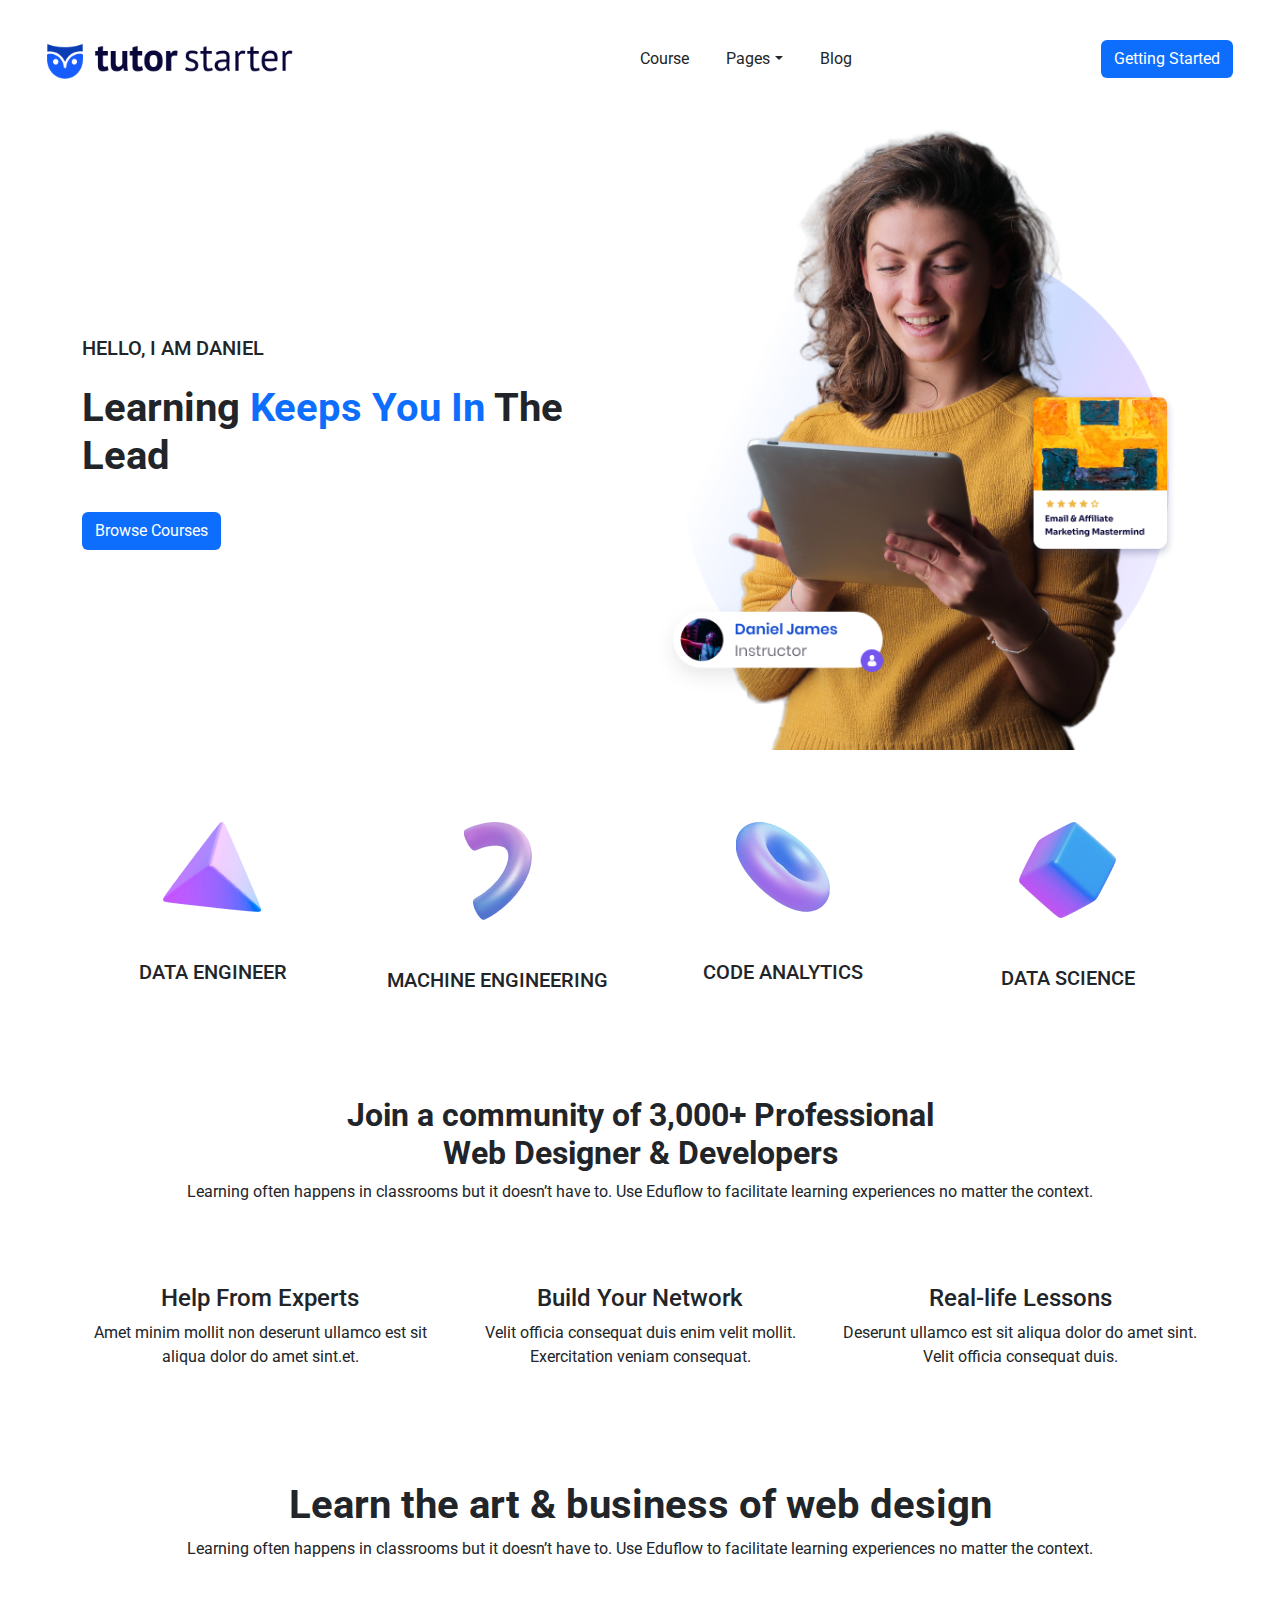
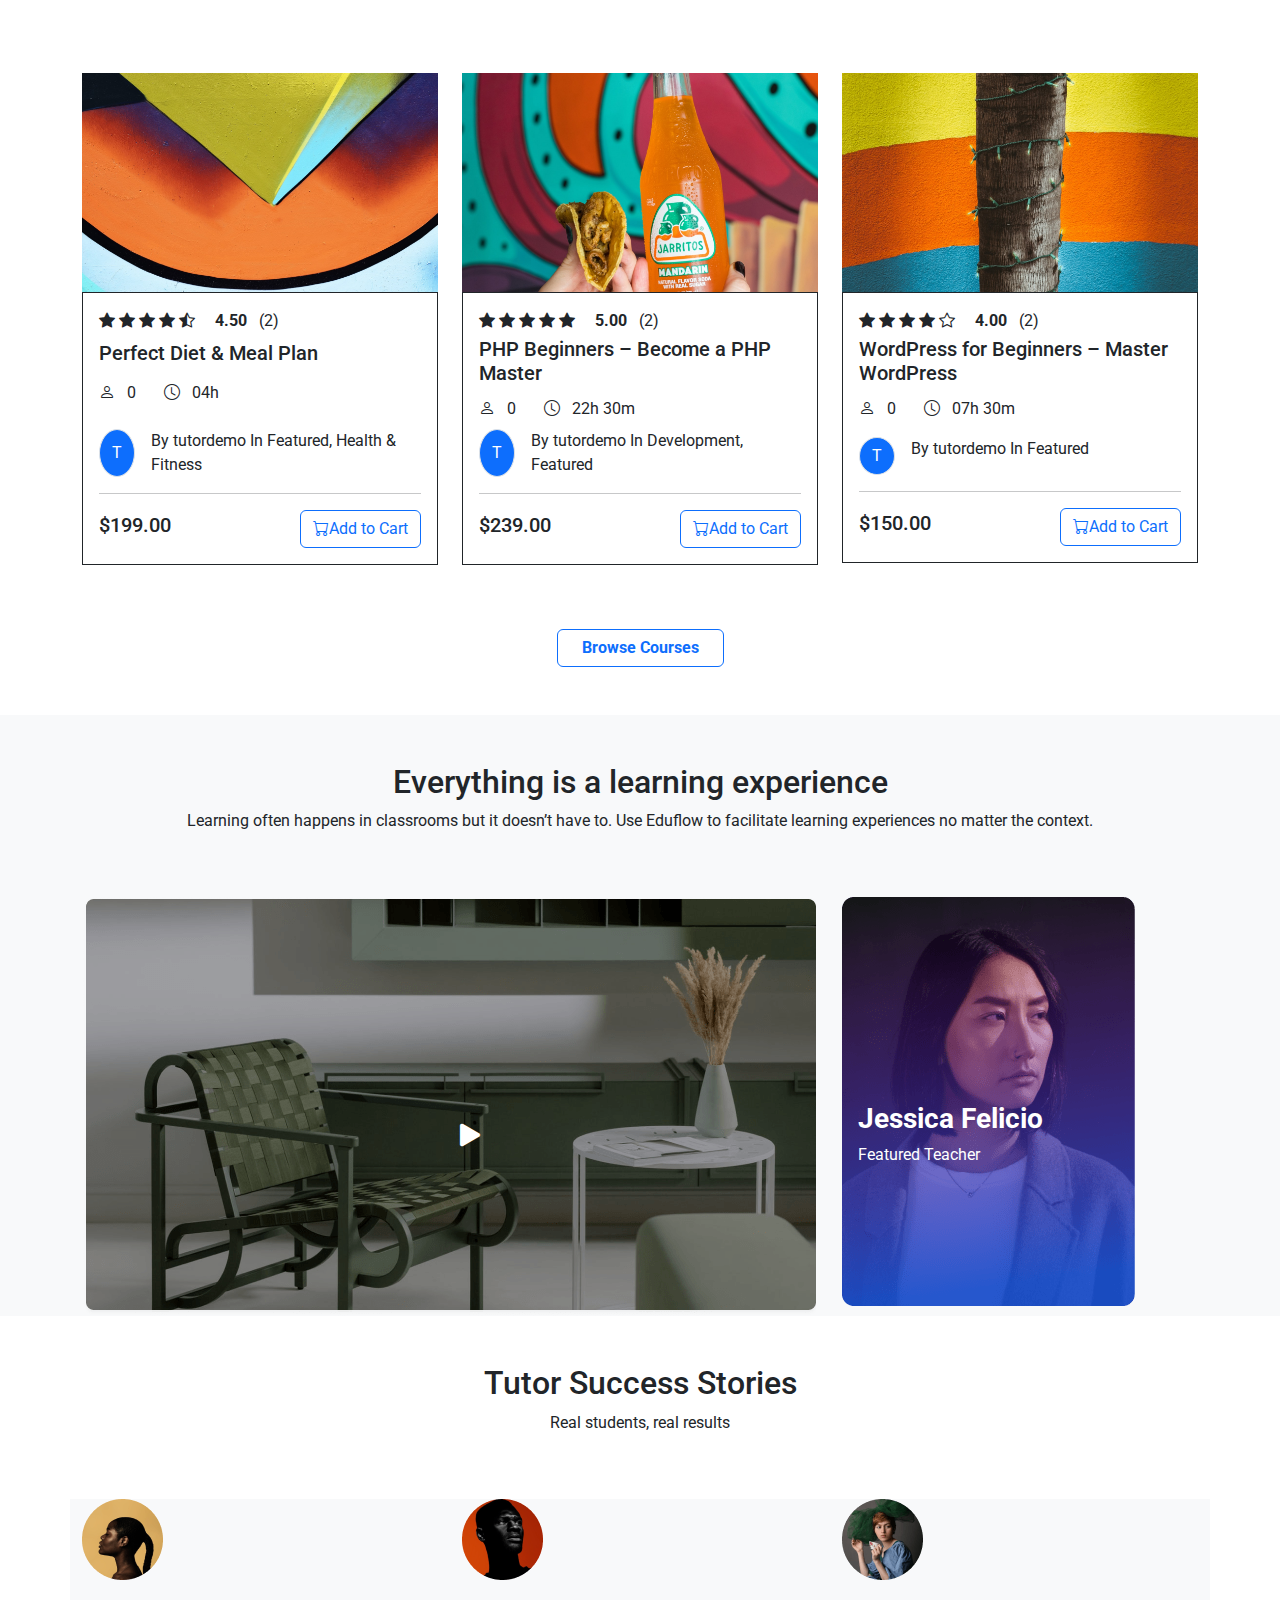
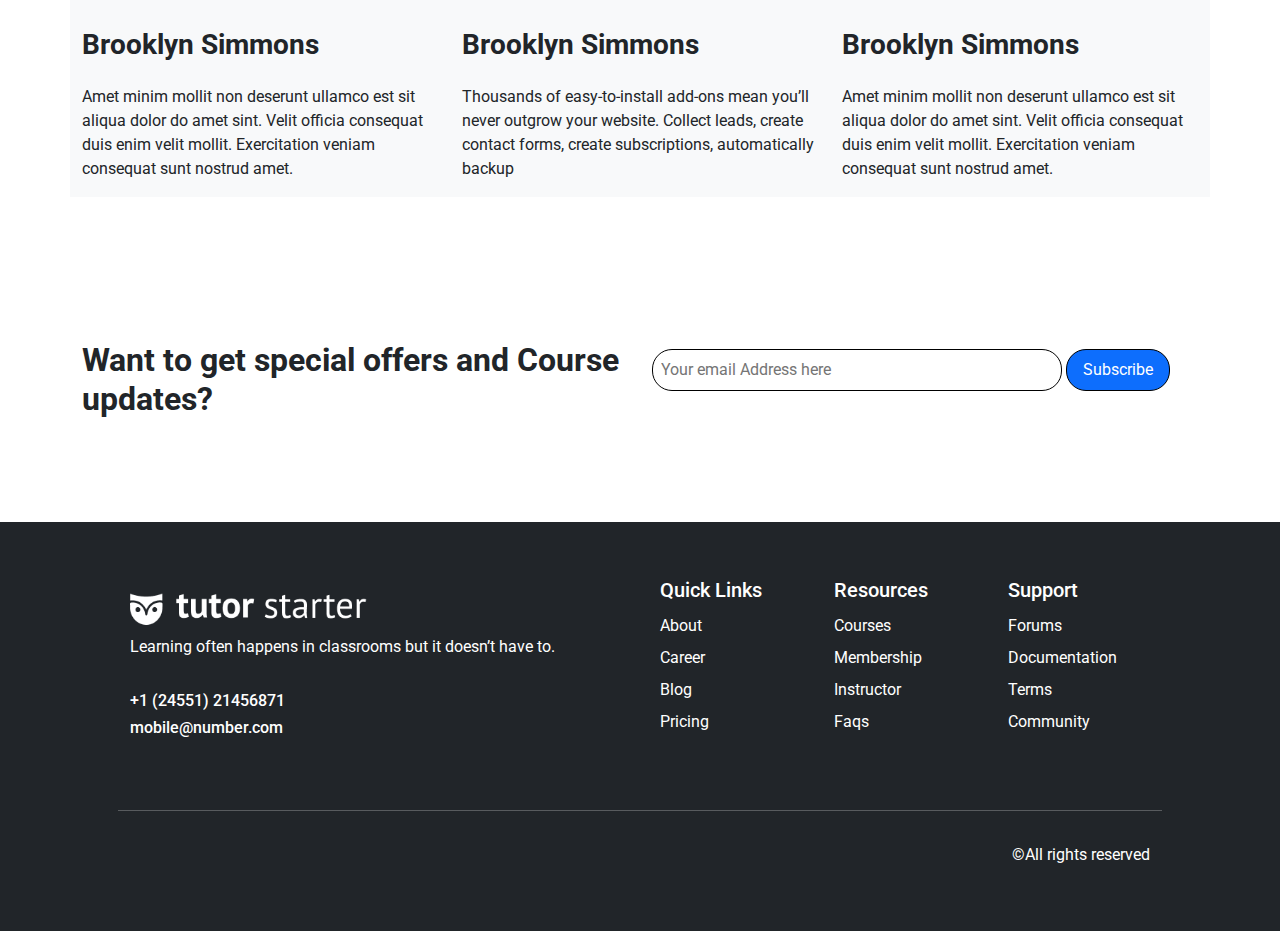
<file: index.html>
<!DOCTYPE html>
<html lang="en">
  <head>
    <meta charset="UTF-8" />
    <meta name="viewport" content="width=device-width, initial-scale=1.0" />
    <title>Instructor Demo</title>
    <link rel="stylesheet" href="index.css" />
    <link rel="stylesheet" href="	https://cdn.jsdelivr.net/npm/bootstrap@5.3.3/dist/css/bootstrap.min.css"/>
    <link rel="stylesheet" href="https://cdn.jsdelivr.net/npm/bootstrap-icons@1.11.3/font/bootstrap-icons.min.css">
  </head>
  <body>

    <!-- Header Section Start  --> 

    <div class="d-flex justify-content-around align-items-center p-4">
      <div>
        <a href="index.html"><img src="images/logo@2x.png" class="w-75" alt=""></a>
      </div>
      <div class="d-lg-none">
        <a class="btn fs-1" data-bs-toggle="offcanvas" href="#offcanvasExample">
          <i class="bi bi-list"></i>
        </a>

        <div class="offcanvas offcanvas-start" id="offcanvasExample">
          <div class="offcanvas-header">
            <button type="button" class="btn-close" data-bs-dismiss="offcanvas"></button>
          </div>
          <div class="offcanvas-body">
            <ul class="list-unstyled">
              <li><a href="course.html" class="text-decoration-none text-dark">COURSE</a></li>
              <hr />
              <div class="dropdown">
                <button type="button" class="btn dropdown-toggle" data-bs-toggle="dropdown">Pages</button>
        
                <ul class="dropdown-menu">
                    <li><a class="dropdown-item" href="featuredcourse.html">Featured Course</a></li>
                    <li><a class="dropdown-item" href="about.html">About</a></li>
                    <li><a class="dropdown-item" href="contact.html">Contact</a></li>
                </ul>
            </div>
              <hr />
              <li><a href="blog.html" class="text-decoration-none text-dark">BLOG</a></li>
              <hr />
            </ul>
          </div>
        </div>
      </div>
      <div class="d-none d-lg-block w-50 pt-3">
        <ul class="list-unstyled d-flex justify-content-center align-items-center">
          <a href="course.html" class="text-decoration-none text-dark" ><li>Course</li></a>
          <div class="dropdown ps-4 pe-4">
            <button type="button" class="btn dropdown-toggle" data-bs-toggle="dropdown">Pages</button>
    
            <ul class="dropdown-menu">
                <li><a class="dropdown-item" href="featuredcourse.html">Featured Course</a></li>
                <li><a class="dropdown-item" href="about.html">About</a></li>
                <li><a class="dropdown-item" href="contact.html">Contact</a></li>
            </ul>
          </div>
          <a href="blog.html" class="text-decoration-none text-dark"><li>Blog</li></a>
        </ul>
      </div>
      <div>
        <button type="button" class="btn bg-primary text-white">Getting Started</button>
      </div>
    </div>

    <!-- Hero Section  -->

    <section>
      <div class="container ">
        <div class="row">
          <div class="col-12 col-md-12 col-lg-6 position-relative">
            <div class="hero-div pt-5">
              <div><h5>HELLO, I AM DANIEL</h5></div>
              <div class="pt-3">
                <h2 class="fs-1 fw-bolder">Learning <span class="text-primary">Keeps</span> <span class="text-primary">You In </span> The Lead</h2>
              </div>
              <div class="pt-4">
                <button type="button" class="btn bg-primary text-white">Browse Courses</button>
              </div>
            </div>
          </div>
          <div class="col-12 col-md-12 col-lg-6">
            <div>
              <img src="images/instructor-hero.png" class="img-fluid" alt="">
            </div>
          </div>
        </div>
      </div>
    </section>

    <!-- Courses Section  -->

    <div class="container">
      <div class="row mt-4">
        <div class="col-12 col-md-12 col-lg-3">
          <div class="text-center">
            <img src="images/instructor-features-icon-4.png" class="p-5" alt="">
            <h4 class="fs-5">DATA ENGINEER</h4>
          </div>
        </div>
        <div class="col-12 col-md-12 col-lg-3">
          <div class="text-center">
            <img src="images/instructor-features-icon-2.png" class="p-5" alt="">
            <h4 class="fs-5">MACHINE ENGINEERING</h4>
          </div>
        </div>
        <div class="col-12 col-md-12 col-lg-3">
          <div class="text-center">
            <img src="images/instructor-features-icon-3.png" class="p-5" alt="">
            <h4 class="fs-5">CODE ANALYTICS</h4>
          </div>
        </div>
        <div class="col-12 col-md-12 col-lg-3">
          <div class="text-center">
            <img src="images/instructor-features-icon-1.png" class="p-5" alt="">
            <h4 class="fs-5">DATA SCIENCE</h4>
          </div>
        </div>
      </div>
    </div>

    <!-- community section  -->

    <section class="community mb-5">
      <div class="container">
        <div class="row mt-5">
          <div class="text-center mt-5 ">
            <h2 class="fs-2 fw-bolder">Join a community of 3,000+ Professional <br> Web Designer & Developers</h2>
            <p>Learning often happens in classrooms but it doesn’t have to.
               Use Eduflow to facilitate learning experiences no matter the context.
            </p>
          </div>
        </div>
        <div class="row mt-5">
          <div class="col-12 col-md-12 col-lg-4 text-center pt-3 ">
            <h4>Help From Experts</h4>
            <p>Amet minim mollit non deserunt ullamco est sit aliqua dolor do amet sint.et.</p>
          </div>
          <div class="col-12 col-md-12 col-lg-4 text-center pt-3">
            <h4>Build Your Network</h4>
            <p>Velit officia consequat duis enim velit mollit. Exercitation veniam consequat.</p>
          </div>
          <div class="col-12 col-md-12 col-lg-4 text-center pt-3">
            <h4>Real-life Lessons</h4>
            <p>Deserunt ullamco est sit aliqua dolor do amet sint. Velit officia consequat duis.</p>
          </div>
        </div>
      </div>
    </section>

    <!-- Art & Business Section  -->

    <section>
      <div class="container">
        <div class="row">
          <div class="text-center pt-5 pb-5 ">
            <h2 class="fs-1 fw-bolder">Learn the art & business
              of web design</h2>
            <p>Learning often happens in classrooms but it doesn’t have to.
               Use Eduflow to facilitate learning experiences no matter the context.
            </p>
          </div>
        </div>
        <div class="row  mt-5 mb-5">
          <div class="col-12 col-md-6 col-lg-4 ">
            <figure class="figure">
              <img src="images/course_thumb_11.jpg" alt="" class="img-fluid">
              <figcaption class="figcaption border border-dark border-1 p-3">
                <div>
                  <i class="bi bi-star-fill"></i>
                  <i class="bi bi-star-fill"></i>
                  <i class="bi bi-star-fill"></i>
                  <i class="bi bi-star-fill"></i>
                  <i class="bi bi-star-half"></i>
                  <span class="fw-bold ps-3 pe-2">4.50</span>
                  <span> (2) </span>
                </div>

                <div class="pt-2 pb-2">
                  <h5>Perfect Diet & Meal Plan</h5>
                </div>

                <div>
                  <i class="bi bi-person"></i>
                  <span class="ps-2 pe-4">0</span>
                  <i class="bi bi-clock"></i>
                  <span class="ps-2 pe-4">04h</span>
                </div>

                <p class="d-flex gap-3 pt-4"><button type="button" class="btn bg-primary text-white  border rounded-circle">T</button>
                By tutordemo In Featured, Health & Fitness
                </p>
                <hr>

                <div class="d-flex justify-content-between align-items-center">
                  <h5>$199.00</h5>
                  <button type="button" class="btn border-primary text-primary border-1"><i class="bi bi-cart"></i>Add to Cart</button>
                </div>
                
              </figcaption>
            </figure>
          </div>
          <div class="col-12 col-md-6 col-lg-4">
            <figure class="figure">
              <img src="images/course_thumb_9.jpg" alt="" class="img-fluid">
              <figcaption class="figcaption border border-dark border-1 p-3">
                <div>
                  <i class="bi bi-star-fill"></i>
                  <i class="bi bi-star-fill"></i>
                  <i class="bi bi-star-fill"></i>
                  <i class="bi bi-star-fill"></i>
                  <i class="bi bi-star-fill"></i>
                  
                  <span class="fw-bold ps-3 pe-2">5.00</span>
                  <span> (2) </span>
                </div>

                <div class="pt-1 pb-1">
                  <h5>PHP Beginners – Become a PHP Master</h5>
                </div>

                <div>
                  <i class="bi bi-person"></i>
                  <span class="ps-2 pe-4">0</span>
                  <i class="bi bi-clock"></i>
                  <span class="ps-2 pe-4">22h 30m</span>
                </div>

                <p class="d-flex gap-3 pt-2"><button type="button" class="btn bg-primary text-white  border rounded-circle">T</button>
                  By tutordemo In Development, Featured
                </p>
                <hr>

                <div class="d-flex justify-content-between align-items-center">
                  <h5>$239.00</h5>
                  <button type="button" class="btn border-primary text-primary border-1"><i class="bi bi-cart"></i>Add to Cart</button>
                </div>
                
              </figcaption>
            </figure>
          </div>
          <div class="col-12 col-md-6 col-lg-4">
            <figure class="figure">
              <img src="images/course_thumb_8.jpg" alt="" class="img-fluid">
              <figcaption class="figcaption border border-dark border-1 p-3">
                <div>
                  <i class="bi bi-star-fill"></i>
                  <i class="bi bi-star-fill"></i>
                  <i class="bi bi-star-fill"></i>
                  <i class="bi bi-star-fill"></i>
                  <i class="bi bi-star"></i>
                  <span class="fw-bold ps-3 pe-2">4.00</span>
                  <span> (2) </span>
                </div>

                <div class="pt-1 pb-1">
                  <h5>WordPress for Beginners – Master WordPress</h5>
                </div>

                <div>
                  <i class="bi bi-person"></i>
                  <span class="ps-2 pe-4">0</span>
                  <i class="bi bi-clock"></i>
                  <span class="ps-2 pe-4">07h 30m</span>
                </div>

                <p class="d-flex gap-3 pt-3"><button type="button" class="btn bg-primary text-white  border rounded-circle">T</button>
                By tutordemo In Featured
                </p>
                <hr>

                <div class="d-flex justify-content-between align-items-center">
                  <h5>$150.00</h5>
                  <button type="button" class="btn border-primary text-primary border-1"><i class="bi bi-cart"></i>Add to Cart</button>
                </div>
                
              </figcaption>
            </figure>
          </div>
        </div>

        <button type="button" class="btn border-primary text-primary border-1 rounded d-block m-auto fw-bold ps-4 pe-4">Browse Courses</button>
      </div>
    </section>

    <!-- learning Section  -->

    <section class="bg-light">
      <div class="container">
        <div class="row text-center mt-5 mb-5">
          <h2 class="pt-5">Everything is a learning experience</h2>
          <p>Learning often happens in classrooms but it doesn’t have to.
           Use Eduflow to facilitate learning experiences no matter the context.
          </p>
        </div>

        <div class="row">
          <div class="col-12 col-md-12 col-lg-8 position-relative">
            <img src="images/instructor-video-thumbnail.png" class="img-fluid" alt="">
            <a href="" class="position-absolute top-50 start-50 fs-1 text-white"><i class="bi bi-play-fill"></i></a>
          </div>
          <div class="col-12 col-md-12 col-lg-4">
            <div class="position-relative">
              <img src="images/instructor-video-ft.png" class="img-fluid" alt="">
              <div class="position-absolute top-50 text-white ps-3">
                <h3 class="fw-bold">Jessica Felicio</h3>
                <p>Featured Teacher</p>
              </div>
            </div>
          </div>
        </div>
      </div>
    </section>

    <!-- Success Stories  -->

    <div class="container mb-5">
      <div class="row text-center pt-5 pb-5">
        <h2>Tutor Success Stories</h2>
        <p>Real students, real results</p>
      </div>

      <div class="row pb-5">
        <div class="col-12 col-md-12 col-lg-4 bg-light">
          <div>
            <img src="images/instructor-author-1.png" class="pb-5" alt="">
            <h3 class="fw-bold pb-3 ">Brooklyn Simmons</h3>
            <p>Amet minim mollit non deserunt ullamco est sit aliqua dolor do amet sint.
               Velit officia consequat duis enim velit mollit.
               Exercitation veniam consequat sunt nostrud amet.</p>
          </div>
        </div>
        <div class="col-12 col-md-12 col-lg-4 bg-light">
          <div>
            <img src="images/instructor-author-2.png" class="pb-5" alt="">
            <h3 class="fw-bold pb-3 ">Brooklyn Simmons</h3>
            <p>Thousands of easy‑to‑install add‑ons mean you’ll never outgrow your website. 
              Collect leads, create contact forms, create subscriptions, automatically backup</p>
          </div>
        </div>
        <div class="col-12 col-md-12 col-lg-4 bg-light">
          <div>
            <img src="images/instructor-author-3.png" class="pb-5" alt="">
            <h3 class="fw-bold pb-3 ">Brooklyn Simmons</h3>
            <p>Amet minim mollit non deserunt ullamco est sit aliqua dolor do amet sint.
               Velit officia consequat duis enim velit mollit.
               Exercitation veniam consequat sunt nostrud amet.</p>
          </div>
        </div>
      </div>
    </div>

    <!-- Offers Section  -->

    <div class="container pt-5 pb-5 mb-5">
      <div class="row">
        <div class="col-12 col-md-12 col-lg-6">
          <div>
            <h3 class="fw-bold fs-2">Want to get special offers
              and Course updates?</h3>
          </div>
        </div>
        <div class="col-12 col-md-12 col-lg-6">
          <div>
            <input type="email" placeholder="Your email Address here" class="w-75 p-2 mt-2 input-field" >
            <button type="button" class="bg-primary text-white ps-3 pe-3 p-2 mt-1 input-field">Subscribe</button>
          </div>
        </div>
      </div>
    </div>

    <!-- Footer Section  -->

    <section class="bg-dark text-white">
    <div class="container">
      <div class="row p-5">
        <div class="col-12 col-md-12 col-lg-6">
          <div class="row">
            <img src="images/tutor-white@2x.png" class="w-50 pt-2 pb-2" alt="">
            <p>Learning often happens in classrooms but it
              doesn’t have to.</p>
          </div>
          <div class="row pt-3">
            <h6>+1 (24551) 21456871</h6>
            <h6>mobile@number.com</h6>
          </div>
        </div>
        <div class="col-12 col-md-12 col-lg-6">
          <div class="row">
            <div class="col-12 col-md-12 col-lg-4">
              <div class="p-2">
                <h5>Quick Links</h5>
                <ul class="list-unstyled">
                  <li class="pt-1 pb-1">About</li>
                  <li class="pt-1 pb-1">Career</li>
                  <li class="pt-1 pb-1">Blog</li>
                  <li class="pt-1 pb-1">Pricing</li>
                </ul>
              </div>
            </div>
            <div class="col-12 col-md-12 col-lg-4">
              <div class="p-2">
                <h5>Resources</h5>
                <ul class="list-unstyled">
                  <li class="pt-1 pb-1">Courses</li>
                  <li class="pt-1 pb-1">Membership</li>
                  <li class="pt-1 pb-1">Instructor</li>
                  <li class="pt-1 pb-1">Faqs</li>
                </ul>
              </div>
            </div>
            <div class="col-12 col-md-12 col-lg-4">
              <div class="p-2">
                <h5>Support</h5>
                <ul class="list-unstyled">
                  <li class="pt-1 pb-1">Forums</li>
                  <li class="pt-1 pb-1">Documentation</li>
                  <li class="pt-1 pb-1">Terms</li>
                  <li class="pt-1 pb-1">Community</li>
                </ul>
              </div>
            </div>
          </div>
        </div>
        <hr class="mt-5 pb-3">
        <p class="text-end">&copy;All rights reserved</p>
      </div>
    </div>
  </section>



    <script src="	https://cdn.jsdelivr.net/npm/bootstrap@5.3.3/dist/js/bootstrap.bundle.min.js"></script>
  </body>
</html>
</file>
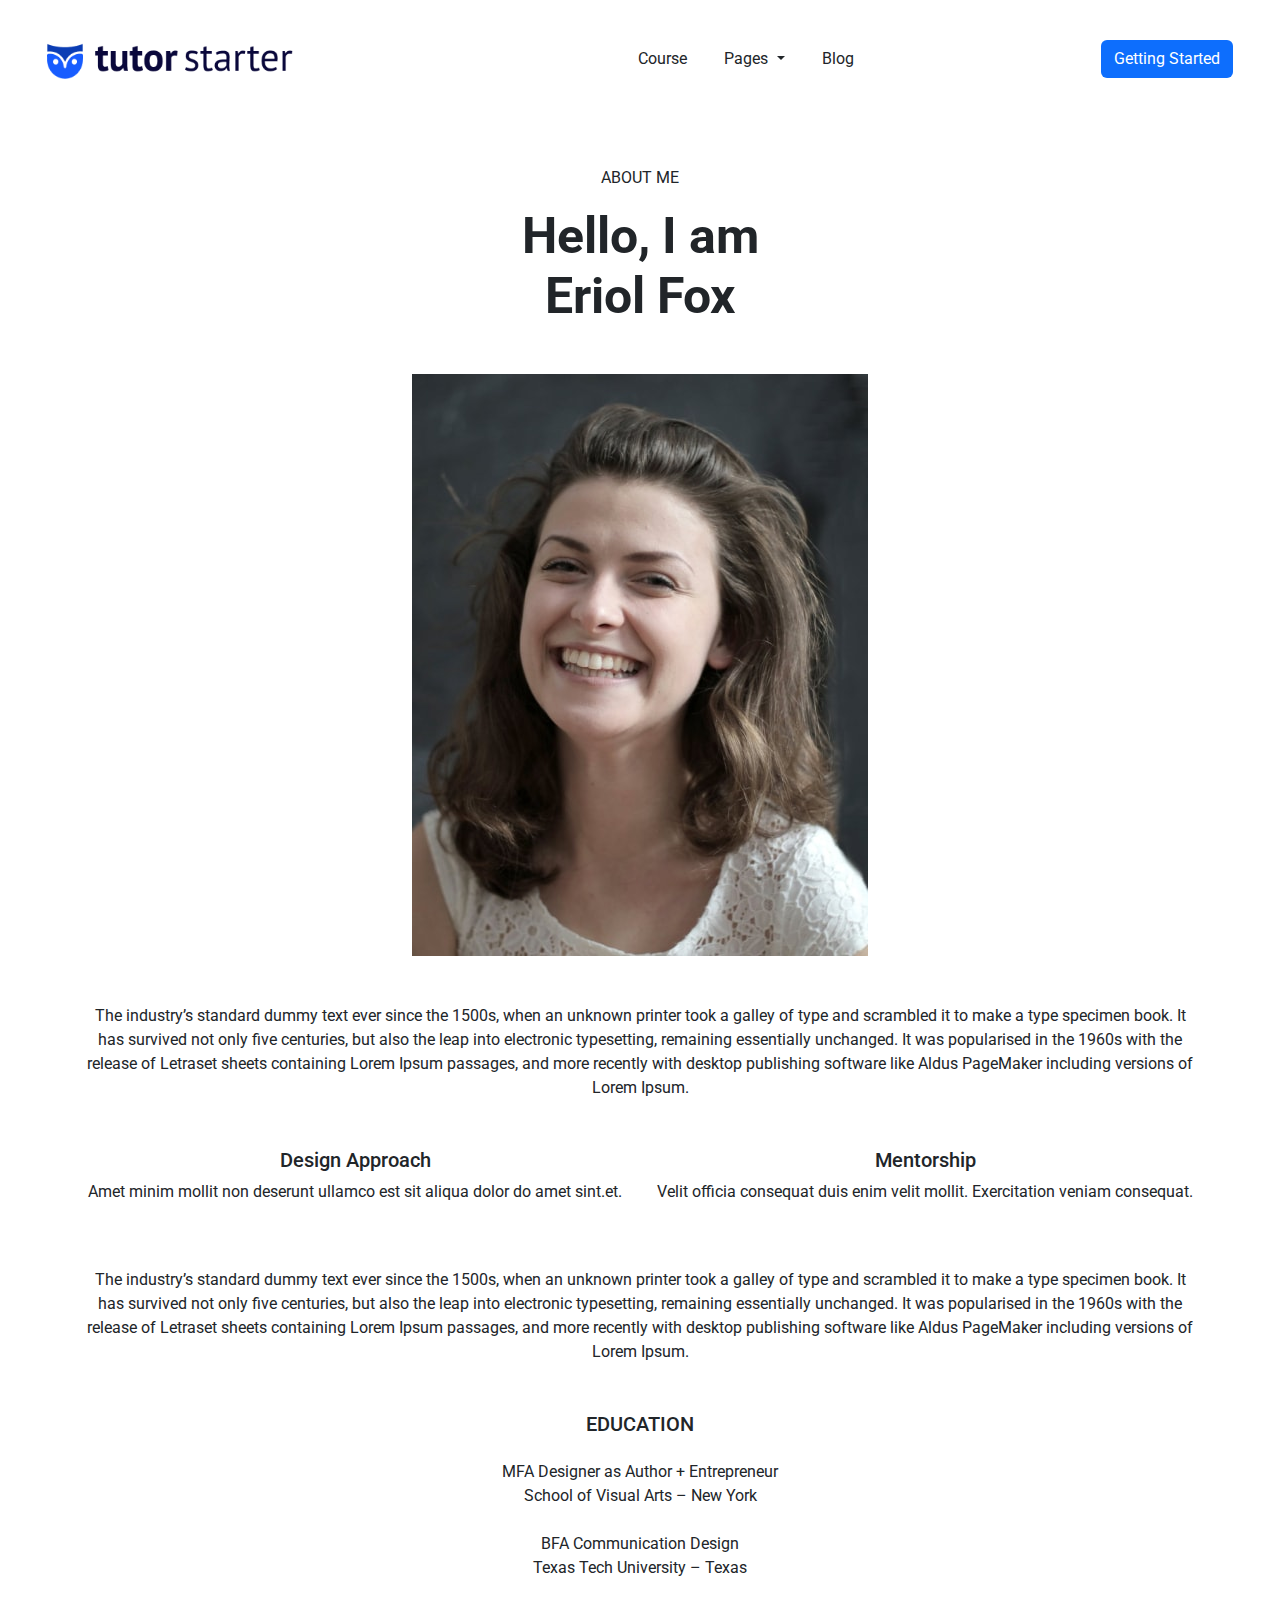
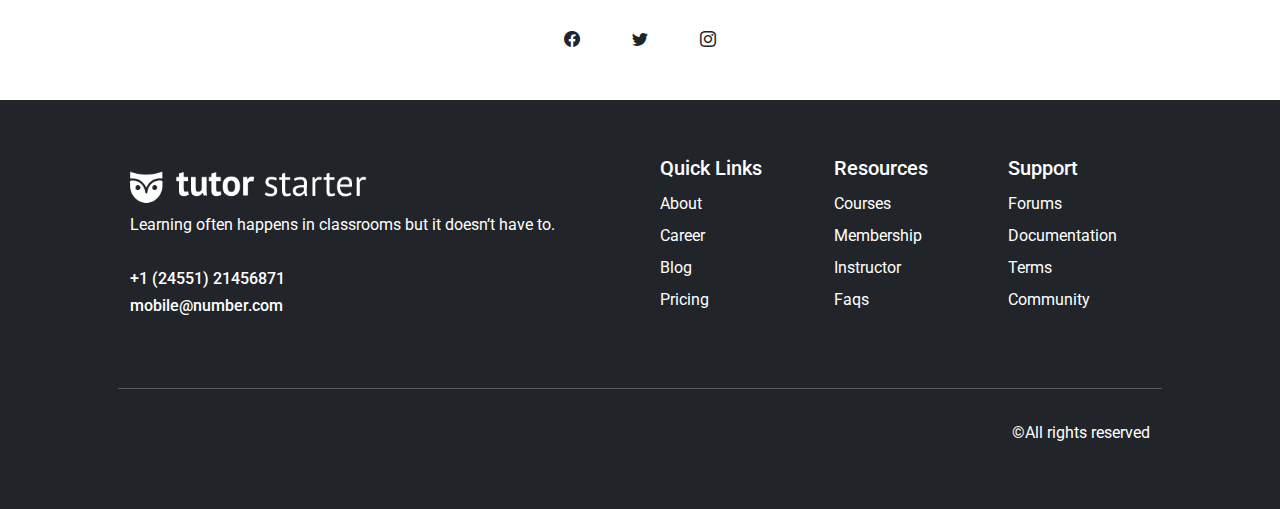
<file: about.html>
<!DOCTYPE html>
<html lang="en">
  <head>
    <meta charset="UTF-8" />
    <meta name="viewport" content="width=device-width, initial-scale=1.0" />
    <title>About - Instructor Demo</title>
    <link rel="stylesheet" href="index.css" />
    <link  rel="stylesheet"  href="	https://cdn.jsdelivr.net/npm/bootstrap@5.3.3/dist/css/bootstrap.min.css"/>
    <link  rel="stylesheet"  href="https://cdn.jsdelivr.net/npm/bootstrap-icons@1.11.3/font/bootstrap-icons.min.css"/>
  </head>
  <body>
    <!-- Header Section  -->

    <div class="d-flex justify-content-around align-items-center p-4">
      <div>
        <a href="index.html"><img src="images/logo@2x.png" class="w-75" alt=""></a>
      </div>
      <div class="d-lg-none">
        <a class="btn fs-1" data-bs-toggle="offcanvas" href="#offcanvasExample">
          <i class="bi bi-list"></i>
        </a>

        <div class="offcanvas offcanvas-start" id="offcanvasExample">
          <div class="offcanvas-header">
            <button
              type="button"
              class="btn-close"
              data-bs-dismiss="offcanvas"
            ></button>
          </div>
          <div class="offcanvas-body">
            <ul class="list-unstyled">
              <li>COURSE</li>
              <hr />
              <div class="dropdown">
                <button
                  type="button"
                  class="btn dropdown-toggle"
                  data-bs-toggle="dropdown"
                >
                  Pages
                </button>

                <ul class="dropdown-menu">
                  <li>
                    <a class="dropdown-item" href="featuredcourse.html"
                      >Featured Course</a
                    >
                  </li>
                  <li><a class="dropdown-item" href="about.html">About</a></li>
                  <li><a class="dropdown-item" href="contact.html">Contact</a></li>
                </ul>
              </div>
              <hr />
              <li><a href="blog.html" class="text-decoration-none text-dark">BLOG</a></li>
              <hr />
            </ul>
          </div>
        </div>
      </div>
      <div class="d-none d-lg-block w-50 pt-3">
        <ul
          class="list-unstyled d-flex justify-content-center align-items-center"
        >
          <a href="course.html" class="text-decoration-none text-dark"><li>Course</li></a>
          <div class="dropdown ps-4 pe-4">
            <button
              type="button"
              class="btn dropdown-toggle"
              data-bs-toggle="dropdown"
            >
              Pages
            </button>

            <ul class="dropdown-menu">
              <li>
                <a class="dropdown-item" href="featuredcourse.html"
                  >Featured Course</a
                >
              </li>
              <li><a class="dropdown-item" href="about.html">About</a></li>
              <li><a class="dropdown-item" href="contact.html">Contact</a></li>
            </ul>
          </div>
          <a href="blog.html" class="text-decoration-none text-dark"><li>Blog</li></a>
        </ul>
      </div>
      <div>
        <button type="button" class="btn bg-primary text-white">
          Getting Started
        </button>
      </div>
    </div>

    <!-- About Section Start  -->

    <div class="container">
      <div class="row mt-5">
        <div class="text-center">
          <p>ABOUT ME</p>
          <h2 class="text-bolder about-text">
            Hello, I am <br />
            Eriol Fox
          </h2>

          <div class="mt-5">
            <img src="images/instructor-about.jpeg" class="img-fluid" alt="" />
          </div>

          <div class="mt-5">
            <p>
              The industry’s standard dummy text ever since the 1500s, when an
              unknown printer took a galley of type and scrambled it to make a
              type specimen book. It has survived not only five centuries, but
              also the leap into electronic typesetting, remaining essentially
              unchanged. It was popularised in the 1960s with the release of
              Letraset sheets containing Lorem Ipsum passages, and more recently
              with desktop publishing software like Aldus PageMaker including
              versions of Lorem Ipsum.
            </p>

            <div class="row mt-5">
              <div class="col-12 col-md-12 col-lg-6">
                <div>
                  <h5>Design Approach​</h5>
                  <p>
                    Amet minim mollit non deserunt ullamco est sit aliqua dolor
                    do amet sint.et.
                  </p>
                </div>
              </div>
              <div class="col-12 col-md-12 col-lg-6">
                <div>
                  <h5>Mentorship</h5>
                  <p>
                    Velit officia consequat duis enim velit mollit. Exercitation
                    veniam consequat.
                  </p>
                </div>
              </div>
            </div>

            <div class="mt-5">
              <p>
                The industry’s standard dummy text ever since the 1500s, when an
                unknown printer took a galley of type and scrambled it to make a
                type specimen book. It has survived not only five centuries, but
                also the leap into electronic typesetting, remaining essentially
                unchanged. It was popularised in the 1960s with the release of
                Letraset sheets containing Lorem Ipsum passages, and more
                recently with desktop publishing software like Aldus PageMaker
                including versions of Lorem Ipsum.
              </p>
            </div>

            <div class="mt-5 mb-5">
                <h5>EDUCATION</h5>
                <div class="mt-4">
                    <p class="p-0 m-0">MFA Designer as Author + Entrepreneur</p>
                    <p class="p-0 m-0">School of Visual Arts – New York</p>
                </div>

                <div class="mt-4">
                    <p class="p-0 m-0">BFA Communication Design</p>
                    <p class="p-0 m-0">Texas Tech University – Texas</p>
                </div>

                <div class="mt-5">
                    <i class="bi bi-facebook ps-4 pe-4"></i>
                    <i class="bi bi-twitter ps-4 pe-4"></i>
                    <i class="bi bi-instagram ps-4 pe-4"></i>
                </div>
               
            </div>
          </div>
        </div>
      </div>
    </div>

    <!-- Footer Section  -->

    <section class="bg-dark text-white">
        <div class="container">
          <div class="row p-5">
            <div class="col-12 col-md-12 col-lg-6">
              <div class="row">
                <img src="images/tutor-white@2x.png" class="w-50 pt-2 pb-2" alt="">
                <p>Learning often happens in classrooms but it
                  doesn’t have to.</p>
              </div>
              <div class="row pt-3">
                <h6>+1 (24551) 21456871</h6>
                <h6>mobile@number.com</h6>
              </div>
            </div>
            <div class="col-12 col-md-12 col-lg-6">
              <div class="row">
                <div class="col-12 col-md-12 col-lg-4">
                  <div class="p-2">
                    <h5>Quick Links</h5>
                    <ul class="list-unstyled">
                      <li class="pt-1 pb-1">About</li>
                      <li class="pt-1 pb-1">Career</li>
                      <li class="pt-1 pb-1">Blog</li>
                      <li class="pt-1 pb-1">Pricing</li>
                    </ul>
                  </div>
                </div>
                <div class="col-12 col-md-12 col-lg-4">
                  <div class="p-2">
                    <h5>Resources</h5>
                    <ul class="list-unstyled">
                      <li class="pt-1 pb-1">Courses</li>
                      <li class="pt-1 pb-1">Membership</li>
                      <li class="pt-1 pb-1">Instructor</li>
                      <li class="pt-1 pb-1">Faqs</li>
                    </ul>
                  </div>
                </div>
                <div class="col-12 col-md-12 col-lg-4">
                  <div class="p-2">
                    <h5>Support</h5>
                    <ul class="list-unstyled">
                      <li class="pt-1 pb-1">Forums</li>
                      <li class="pt-1 pb-1">Documentation</li>
                      <li class="pt-1 pb-1">Terms</li>
                      <li class="pt-1 pb-1">Community</li>
                    </ul>
                  </div>
                </div>
              </div>
            </div>
            <hr class="mt-5 pb-3">
            <p class="text-end">&copy;All rights reserved</p>
          </div>
        </div>
      </section>

    <script src="	https://cdn.jsdelivr.net/npm/bootstrap@5.3.3/dist/js/bootstrap.bundle.min.js"></script>
  </body>
</html>
</file>
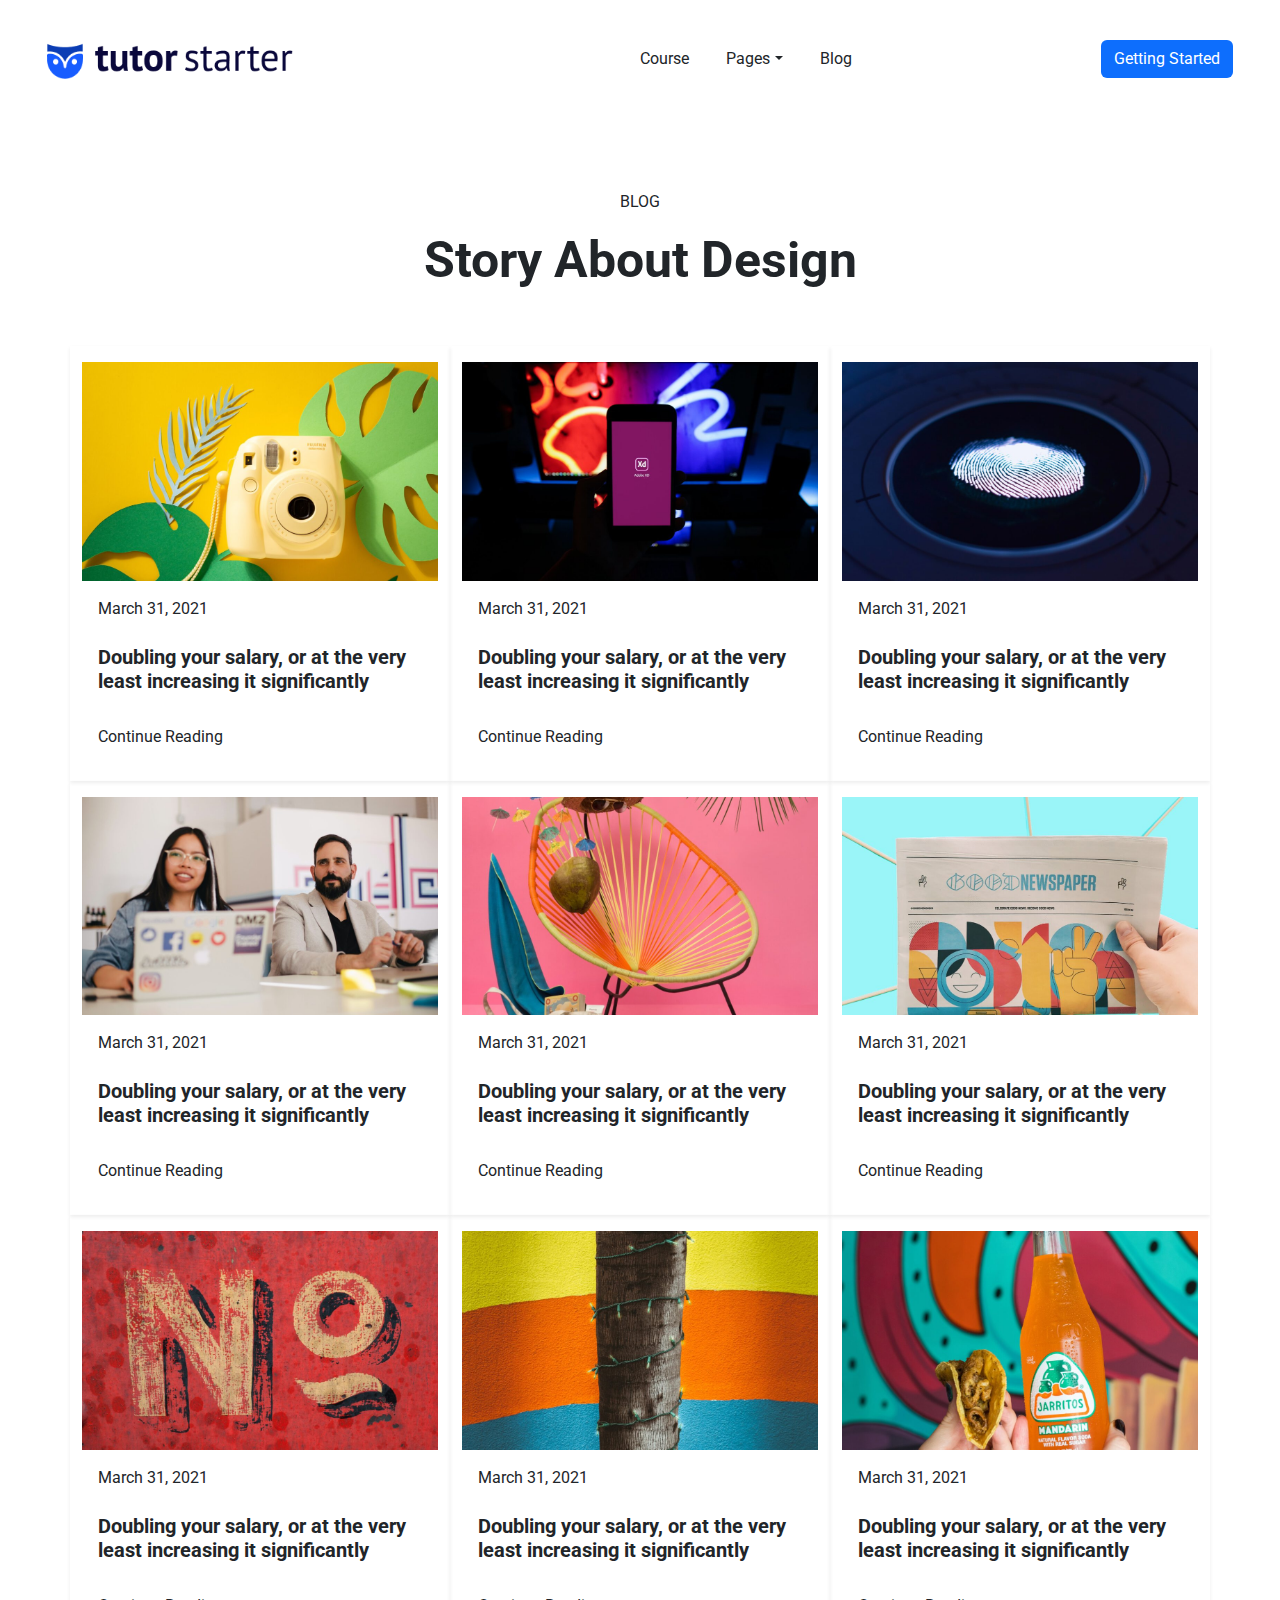
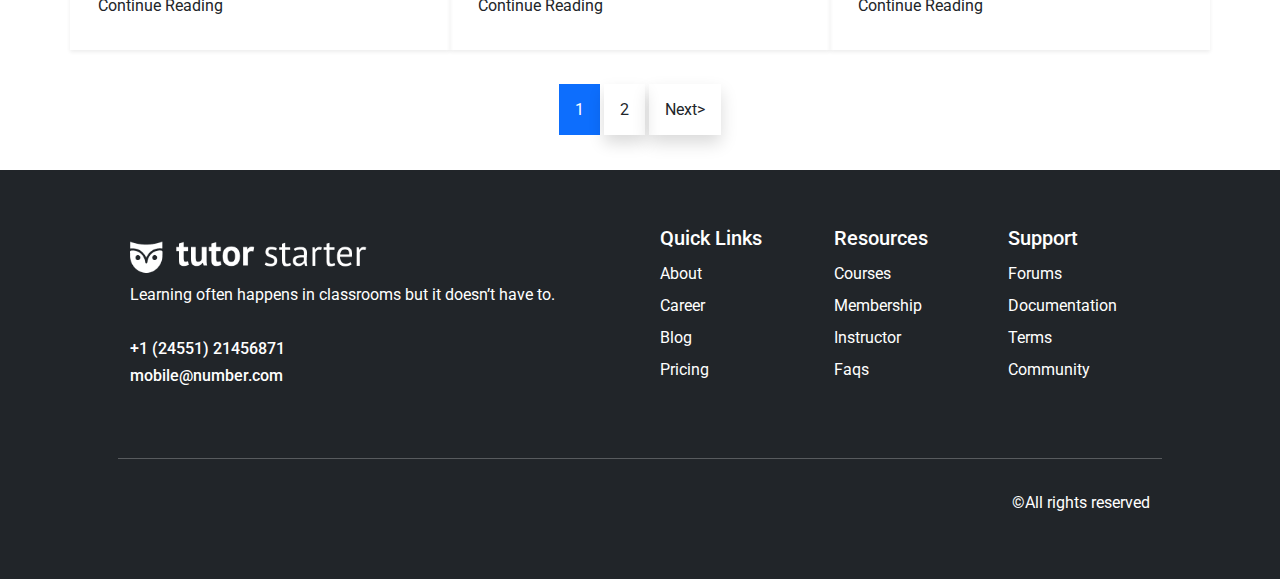
<file: blog.html>
<!DOCTYPE html>
<html lang="en">
<head>
    <meta charset="UTF-8">
    <meta name="viewport" content="width=device-width, initial-scale=1.0">
    <title>Blog - Instructor Demo</title>
    <link rel="stylesheet" href="index.css" />
    <link rel="stylesheet" href="	https://cdn.jsdelivr.net/npm/bootstrap@5.3.3/dist/css/bootstrap.min.css"/>
    <link rel="stylesheet" href="https://cdn.jsdelivr.net/npm/bootstrap-icons@1.11.3/font/bootstrap-icons.min.css"/>
</head>
<body>
    <!-- Header Section  -->
     
    <div class="d-flex justify-content-around align-items-center p-4">
        <div>
            <a href="index.html"><img src="images/logo@2x.png" class="w-75" alt=""></a>
        </div>
        <div class="d-lg-none">
          <a class="btn fs-1" data-bs-toggle="offcanvas" href="#offcanvasExample">
            <i class="bi bi-list"></i>
          </a>
  
          <div class="offcanvas offcanvas-start" id="offcanvasExample">
            <div class="offcanvas-header">
              <button type="button" class="btn-close" data-bs-dismiss="offcanvas"></button>
            </div>
            <div class="offcanvas-body">
              <ul class="list-unstyled">
                <li><a href="course.html" class="text-decoration-none text-dark">COURSE</a></li>
                <hr />
                <div class="dropdown">
                  <button type="button" class="btn dropdown-toggle" data-bs-toggle="dropdown">Pages</button>
          
                  <ul class="dropdown-menu">
                      <li><a class="dropdown-item" href="featuredcourse.html">Featured Course</a></li>
                      <li><a class="dropdown-item" href="about.html">About</a></li>
                      <li><a class="dropdown-item" href="contact.html">Contact</a></li>
                  </ul>
              </div>
                <hr />
                <li><a href="blog.html" class="text-decoration-none text-dark">BLOG</a></li>
                <hr />
              </ul>
            </div>
          </div>
        </div>
        <div class="d-none d-lg-block w-50 pt-3">
          <ul class="list-unstyled d-flex justify-content-center align-items-center">
            <a href="course.html" class="text-decoration-none text-dark" ><li>Course</li></a>
            <div class="dropdown ps-4 pe-4">
              <button type="button" class="btn dropdown-toggle" data-bs-toggle="dropdown">Pages</button>
      
              <ul class="dropdown-menu">
                  <li><a class="dropdown-item" href="featuredcourse.html">Featured Course</a></li>
                  <li><a class="dropdown-item" href="about.html">About</a></li>
                  <li><a class="dropdown-item" href="contact.html">Contact</a></li>
              </ul>
            </div>
            <a href="blog.html" class="text-decoration-none text-dark"><li>Blog</li></a>
          </ul>
        </div>
        <div>
          <button type="button" class="btn bg-primary text-white">Getting Started</button>
        </div>
      </div>

      <!-- Blog Section  -->

      <div class="container">
        <div class="row">
            <div>
                <div class="row mt-4 mb-5">
                    <div class="text-center mt-5">
                        <p>BLOG</p>
                        <h2 class="text-bolder about-text">
                            Story About Design
                        </h2>
                    </div>
                </div>

                <div class="row">
                    <div class="col-12 col-md-6 col-lg-4 shadow-sm pt-3">
                        <div >
                            <figure class="figure">
                                <img src="images/course_thumb_1-1024x629.jpg" class="img-fluid" alt="">
                                <figcaption class="figcaption">
                                    <div class="p-3">
                                        <p>March 31, 2021</p>
                                        <h5 class="pt-2 pb-4 fw-bold">Doubling your salary, or at the very least increasing it significantly</h5>
                                        <a href="" class="text-decoration-none text-dark">Continue Reading</a>
                                    </div>
                                </figcaption>
                            </figure>
                        </div>
                    </div>
                    <div class="col-12 col-md-6 col-lg-4 shadow-sm pt-3">
                        <div>
                            <figure class="figure">
                                <img src="images/course_thumb_2-1024x629.jpg" class="img-fluid" alt="">
                                <figcaption class="figcaption">
                                    <div class="p-3">
                                        <p>March 31, 2021</p>
                                        <h5 class="pt-2 pb-4 fw-bold">Doubling your salary, or at the very least increasing it significantly</h5>
                                        <a href="" class="text-decoration-none text-dark">Continue Reading</a>
                                    </div>
                                </figcaption>
                            </figure>
                        </div>
                    </div>
                    <div class="col-12 col-md-6 col-lg-4 shadow-sm pt-3">
                        <div>
                            <figure class="figure">
                                <img src="images/course_thumb_3-1024x629.jpg" class="img-fluid" alt="">
                                <figcaption class="figcaption">
                                    <div class="p-3">
                                        <p>March 31, 2021</p>
                                        <h5 class="pt-2 pb-4 fw-bold">Doubling your salary, or at the very least increasing it significantly</h5>
                                        <a href="" class="text-decoration-none text-dark">Continue Reading</a>
                                    </div>
                                </figcaption>
                            </figure>
                        </div>
                    </div>
                    <div class="col-12 col-md-6 col-lg-4 shadow-sm pt-3">
                        <div>
                            <figure class="figure">
                                <img src="images/course_thumb_4-1024x629.jpg" class="img-fluid" alt="">
                                <figcaption class="figcaption">
                                    <div class="p-3">
                                        <p>March 31, 2021</p>
                                        <h5 class="pt-2 pb-4 fw-bold">Doubling your salary, or at the very least increasing it significantly</h5>
                                        <a href="" class="text-decoration-none text-dark">Continue Reading</a>
                                    </div>
                                </figcaption>
                            </figure>
                        </div>
                    </div>
                    <div class="col-12 col-md-6 col-lg-4 shadow-sm pt-3">
                        <div>
                            <figure class="figure">
                                <img src="images/course_thumb_5-1024x629.jpg" class="img-fluid" alt="">
                                <figcaption class="figcaption">
                                    <div class="p-3">
                                        <p>March 31, 2021</p>
                                        <h5 class="pt-2 pb-4 fw-bold">Doubling your salary, or at the very least increasing it significantly</h5>
                                        <a href="" class="text-decoration-none text-dark">Continue Reading</a>
                                    </div>
                                </figcaption>
                            </figure>
                        </div>
                    </div>
                    <div class="col-12 col-md-6 col-lg-4 shadow-sm pt-3">
                        <div>
                            <figure class="figure">
                                <img src="images/course_thumb_6-1024x629.jpg" class="img-fluid" alt="">
                                <figcaption class="figcaption">
                                    <div class="p-3">
                                        <p>March 31, 2021</p>
                                        <h5 class="pt-2 pb-4 fw-bold">Doubling your salary, or at the very least increasing it significantly</h5>
                                        <a href="" class="text-decoration-none text-dark">Continue Reading</a>
                                    </div>
                                </figcaption>
                            </figure>
                        </div>
                    </div>
                    <div class="col-12 col-md-6 col-lg-4 shadow-sm pt-3">
                        <div>
                            <figure class="figure">
                                <img src="images/course_thumb_7-1024x629.jpg" class="img-fluid" alt="">
                                <figcaption class="figcaption">
                                    <div class="p-3">
                                        <p>March 31, 2021</p>
                                        <h5 class="pt-2 pb-4 fw-bold">Doubling your salary, or at the very least increasing it significantly</h5>
                                        <a href="" class="text-decoration-none text-dark">Continue Reading</a>
                                    </div>
                                </figcaption>
                            </figure>
                        </div>
                    </div>
                    <div class="col-12 col-md-6 col-lg-4 shadow-sm pt-3">
                        <div>
                            <figure class="figure">
                                <img src="images/course_thumb_8-1024x629.jpg" class="img-fluid" alt="">
                                <figcaption class="figcaption">
                                    <div class="p-3">
                                        <p>March 31, 2021</p>
                                        <h5 class="pt-2 pb-4 fw-bold">Doubling your salary, or at the very least increasing it significantly</h5>
                                        <a href="" class="text-decoration-none text-dark">Continue Reading</a>
                                    </div>
                                </figcaption>
                            </figure>
                        </div>
                    </div>
                    <div class="col-12 col-md-6 col-lg-4 shadow-sm pt-3">
                        <div>
                            <figure class="figure">
                                <img src="images/course_thumb_9-1024x629.jpg" class="img-fluid" alt="">
                                <figcaption class="figcaption">
                                    <div class="p-3">
                                        <p>March 31, 2021</p>
                                        <h5 class="pt-2 pb-4 fw-bold">Doubling your salary, or at the very least increasing it significantly</h5>
                                        <a href="" class="text-decoration-none text-dark">Continue Reading</a>
                                    </div>
                                </figcaption>
                            </figure>
                        </div>
                    </div>
                </div>
            </div>
        </div>
      </div>

      <div class="text-center mt-5 mb-5">
        <span class="p-3 bg-primary text-white">1</span>
        <span class="p-3 shadow text-dark">2</span>
        <span class="p-3 shadow text-dark">Next></span>
      </div>

        <!-- Footer Section  -->

     <section class="bg-dark text-white">
        <div class="container">
          <div class="row p-5">
            <div class="col-12 col-md-12 col-lg-6">
              <div class="row">
                <img src="images/tutor-white@2x.png" class="w-50 pt-2 pb-2" alt="">
                <p>Learning often happens in classrooms but it
                  doesn’t have to.</p>
              </div>
              <div class="row pt-3">
                <h6>+1 (24551) 21456871</h6>
                <h6>mobile@number.com</h6>
              </div>
            </div>
            <div class="col-12 col-md-12 col-lg-6">
              <div class="row">
                <div class="col-12 col-md-12 col-lg-4">
                  <div class="p-2">
                    <h5>Quick Links</h5>
                    <ul class="list-unstyled">
                      <li class="pt-1 pb-1">About</li>
                      <li class="pt-1 pb-1">Career</li>
                      <li class="pt-1 pb-1">Blog</li>
                      <li class="pt-1 pb-1">Pricing</li>
                    </ul>
                  </div>
                </div>
                <div class="col-12 col-md-12 col-lg-4">
                  <div class="p-2">
                    <h5>Resources</h5>
                    <ul class="list-unstyled">
                      <li class="pt-1 pb-1">Courses</li>
                      <li class="pt-1 pb-1">Membership</li>
                      <li class="pt-1 pb-1">Instructor</li>
                      <li class="pt-1 pb-1">Faqs</li>
                    </ul>
                  </div>
                </div>
                <div class="col-12 col-md-12 col-lg-4">
                  <div class="p-2">
                    <h5>Support</h5>
                    <ul class="list-unstyled">
                      <li class="pt-1 pb-1">Forums</li>
                      <li class="pt-1 pb-1">Documentation</li>
                      <li class="pt-1 pb-1">Terms</li>
                      <li class="pt-1 pb-1">Community</li>
                    </ul>
                  </div>
                </div>
              </div>
            </div>
            <hr class="mt-5 pb-3">
            <p class="text-end">&copy;All rights reserved</p>
          </div>
        </div>
      </section>


    <script src="	https://cdn.jsdelivr.net/npm/bootstrap@5.3.3/dist/js/bootstrap.bundle.min.js"></script>
</body>
</html>
</file>
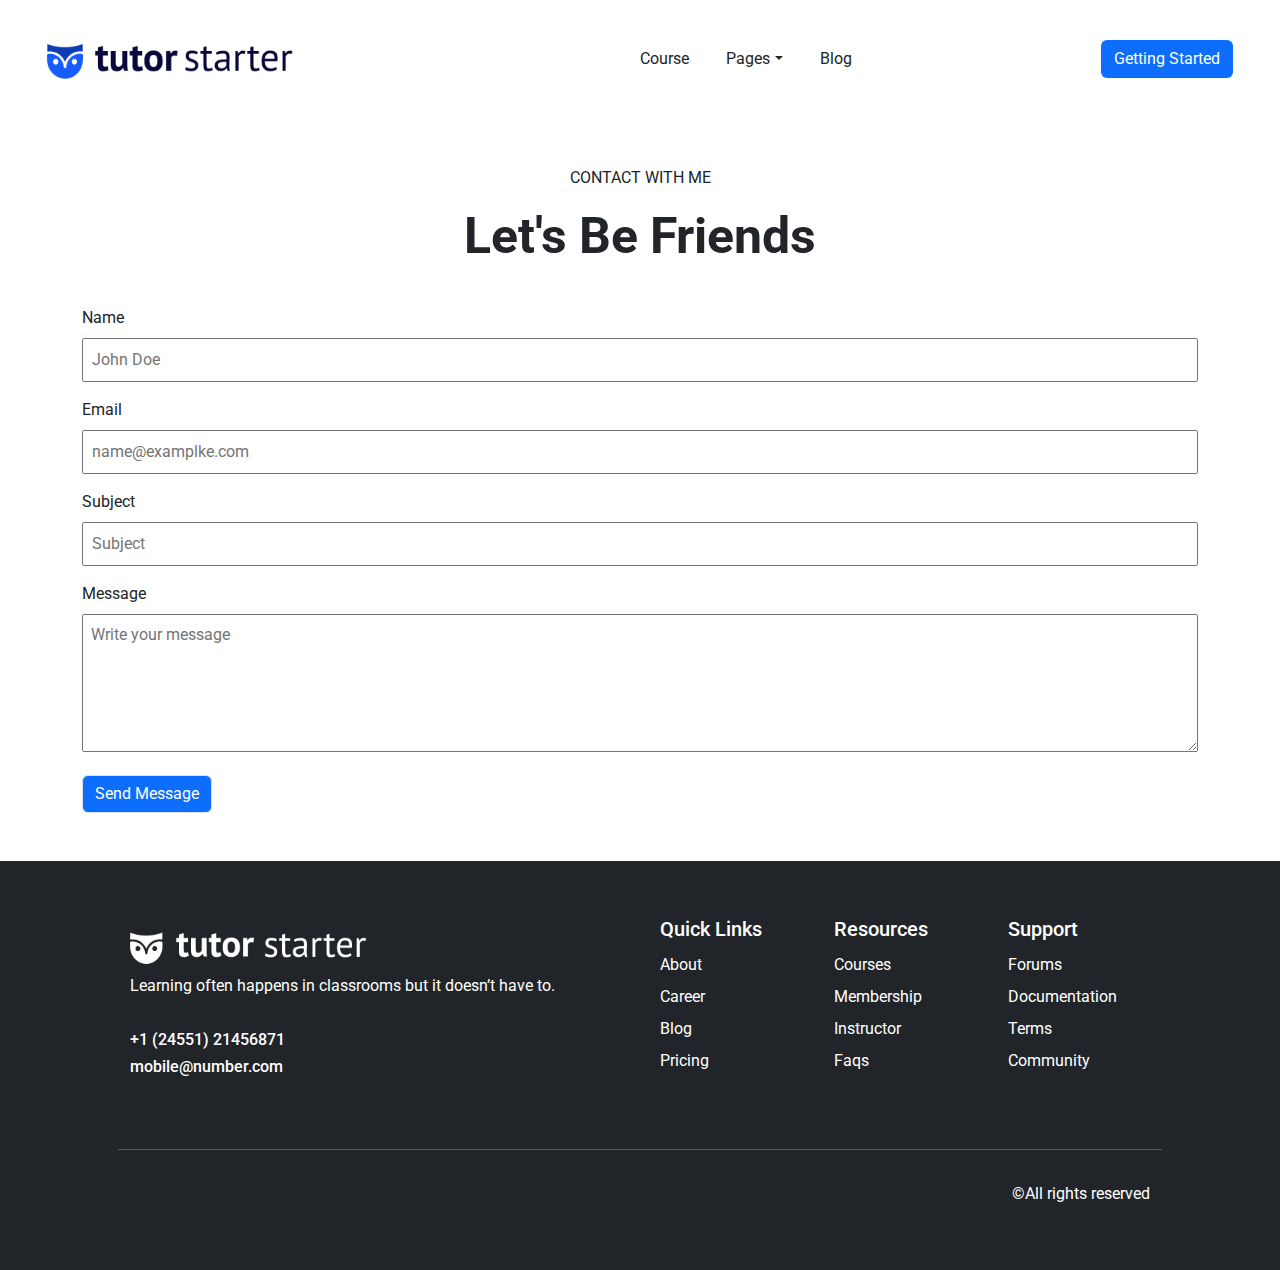
<file: contact.html>
<!DOCTYPE html>
<html lang="en">
<head>
    <meta charset="UTF-8">
    <meta name="viewport" content="width=device-width, initial-scale=1.0">
    <title>Contct-Instructor Demo</title>
    <link rel="stylesheet" href="index.css" />
    <link rel="stylesheet" href="	https://cdn.jsdelivr.net/npm/bootstrap@5.3.3/dist/css/bootstrap.min.css"/>
  <link rel="stylesheet" href="https://cdn.jsdelivr.net/npm/bootstrap-icons@1.11.3/font/bootstrap-icons.min.css"/>
</head>
<body>

    <!-- Header Section  -->

    <div class="d-flex justify-content-around align-items-center p-4">
        <div>
            <a href="index.html"><img src="images/logo@2x.png" class="w-75" alt=""></a>
        </div>
        <div class="d-lg-none">
          <a class="btn fs-1" data-bs-toggle="offcanvas" href="#offcanvasExample">
            <i class="bi bi-list"></i>
          </a>
  
          <div class="offcanvas offcanvas-start" id="offcanvasExample">
            <div class="offcanvas-header">
              <button type="button" class="btn-close" data-bs-dismiss="offcanvas"></button>
            </div>
            <div class="offcanvas-body">
              <ul class="list-unstyled">
                <li><a href="course.html" class="text-decoration-none text-dark">COURSE</a></li>
                <hr />
                <div class="dropdown">
                  <button type="button" class="btn dropdown-toggle" data-bs-toggle="dropdown">Pages</button>
          
                  <ul class="dropdown-menu">
                      <li><a class="dropdown-item" href="featuredcourse.html">Featured Course</a></li>
                      <li><a class="dropdown-item" href="about.html">About</a></li>
                      <li><a class="dropdown-item" href="contact.html">Contact</a></li>
                  </ul>
              </div>
                <hr />
                <li><a href="blog.html" class="text-decoration-none text-dark">BLOG</a></li>
                <hr />
              </ul>
            </div>
          </div>
        </div>
        <div class="d-none d-lg-block w-50 pt-3">
          <ul class="list-unstyled d-flex justify-content-center align-items-center">
            <a href="course.html" class="text-decoration-none text-dark" ><li>Course</li></a>
            <div class="dropdown ps-4 pe-4">
              <button type="button" class="btn dropdown-toggle" data-bs-toggle="dropdown">Pages</button>
      
              <ul class="dropdown-menu">
                  <li><a class="dropdown-item" href="featuredcourse.html">Featured Course</a></li>
                  <li><a class="dropdown-item" href="about.html">About</a></li>
                  <li><a class="dropdown-item" href="contact.html">Contact</a></li>
              </ul>
            </div>
            <a href="blog.html" class="text-decoration-none text-dark"><li>Blog</li></a>
          </ul>
        </div>
        <div>
          <button type="button" class="btn bg-primary text-white">Getting Started</button>
        </div>
      </div>

    <!-- Contact Section  -->

    <div class="container">
        <div class="row">
            <div class="text-center mt-5">
                <p>CONTACT WITH ME</p>
                <h2 class="text-bolder about-text">
                    Let's Be Friends
                </h2>
            </div>
        </div>

        <div class="mt-3 mb-5">
            <form action="" class="w-100">
                <label for="" class="pt-3 pb-2">Name</label> <br>
                <input type="text" placeholder="John Doe" class="w-100 p-2"><br>

                <label for="" class="pt-3 pb-2">Email</label> <br>
                <input type="email" placeholder="name@examplke.com" class="w-100 p-2"> <br>

                <label for="" class="pt-3 pb-2">Subject</label> <br>
                <input type="text" placeholder="Subject" class="w-100 p-2"> <br>

                <label for="" class="pt-3 pb-2">Message</label> <br>
                <textarea name="" id="" placeholder="Write your message" class="w-100 p-2"  rows="5"></textarea> <br>
            </form>

            <button class="btn bg-primary text-white  border rounded mt-3">Send Message</button>
        </div>
    </div>

     <!-- Footer Section  -->

     <section class="bg-dark text-white">
        <div class="container">
          <div class="row p-5">
            <div class="col-12 col-md-12 col-lg-6">
              <div class="row">
                <img src="images/tutor-white@2x.png" class="w-50 pt-2 pb-2" alt="">
                <p>Learning often happens in classrooms but it
                  doesn’t have to.</p>
              </div>
              <div class="row pt-3">
                <h6>+1 (24551) 21456871</h6>
                <h6>mobile@number.com</h6>
              </div>
            </div>
            <div class="col-12 col-md-12 col-lg-6">
              <div class="row">
                <div class="col-12 col-md-12 col-lg-4">
                  <div class="p-2">
                    <h5>Quick Links</h5>
                    <ul class="list-unstyled">
                      <li class="pt-1 pb-1">About</li>
                      <li class="pt-1 pb-1">Career</li>
                      <li class="pt-1 pb-1">Blog</li>
                      <li class="pt-1 pb-1">Pricing</li>
                    </ul>
                  </div>
                </div>
                <div class="col-12 col-md-12 col-lg-4">
                  <div class="p-2">
                    <h5>Resources</h5>
                    <ul class="list-unstyled">
                      <li class="pt-1 pb-1">Courses</li>
                      <li class="pt-1 pb-1">Membership</li>
                      <li class="pt-1 pb-1">Instructor</li>
                      <li class="pt-1 pb-1">Faqs</li>
                    </ul>
                  </div>
                </div>
                <div class="col-12 col-md-12 col-lg-4">
                  <div class="p-2">
                    <h5>Support</h5>
                    <ul class="list-unstyled">
                      <li class="pt-1 pb-1">Forums</li>
                      <li class="pt-1 pb-1">Documentation</li>
                      <li class="pt-1 pb-1">Terms</li>
                      <li class="pt-1 pb-1">Community</li>
                    </ul>
                  </div>
                </div>
              </div>
            </div>
            <hr class="mt-5 pb-3">
            <p class="text-end">&copy;All rights reserved</p>
          </div>
        </div>
      </section>




    <script src="	https://cdn.jsdelivr.net/npm/bootstrap@5.3.3/dist/js/bootstrap.bundle.min.js"></script>
</body>
</html>
</file>
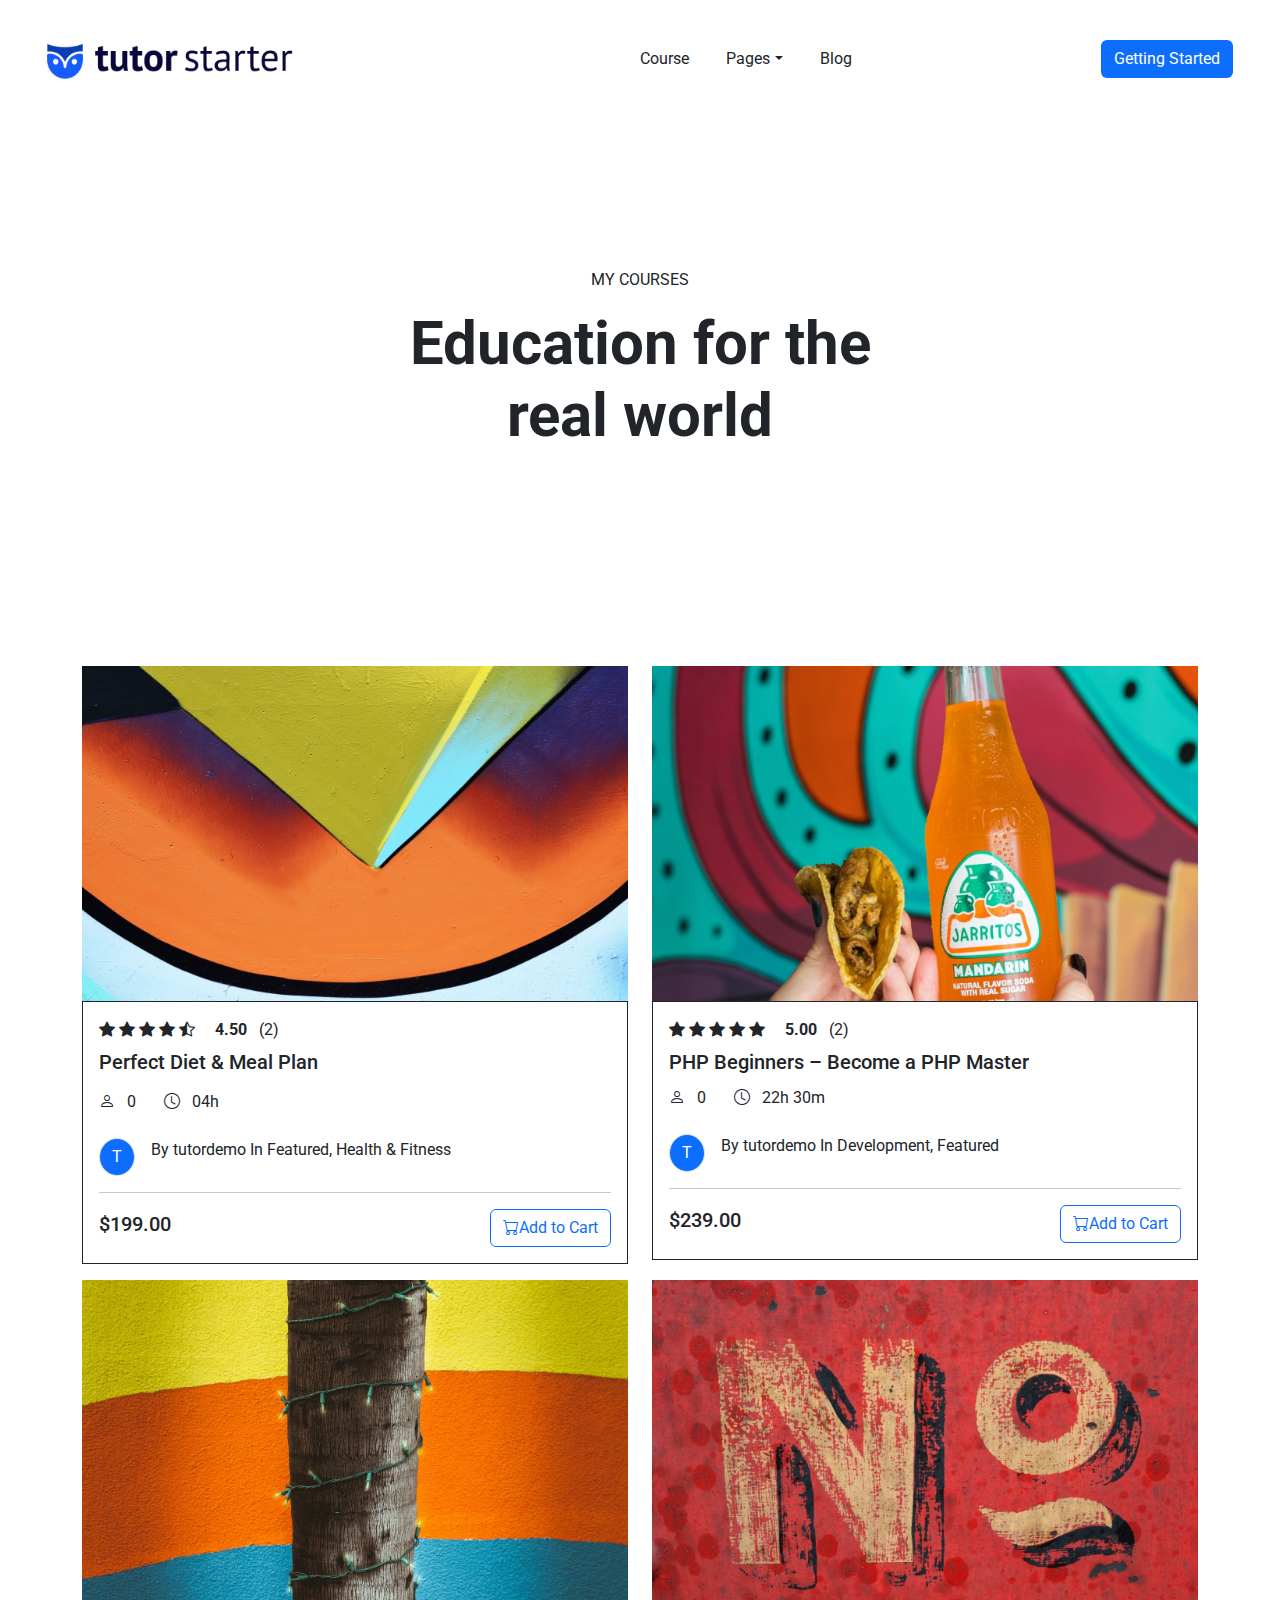
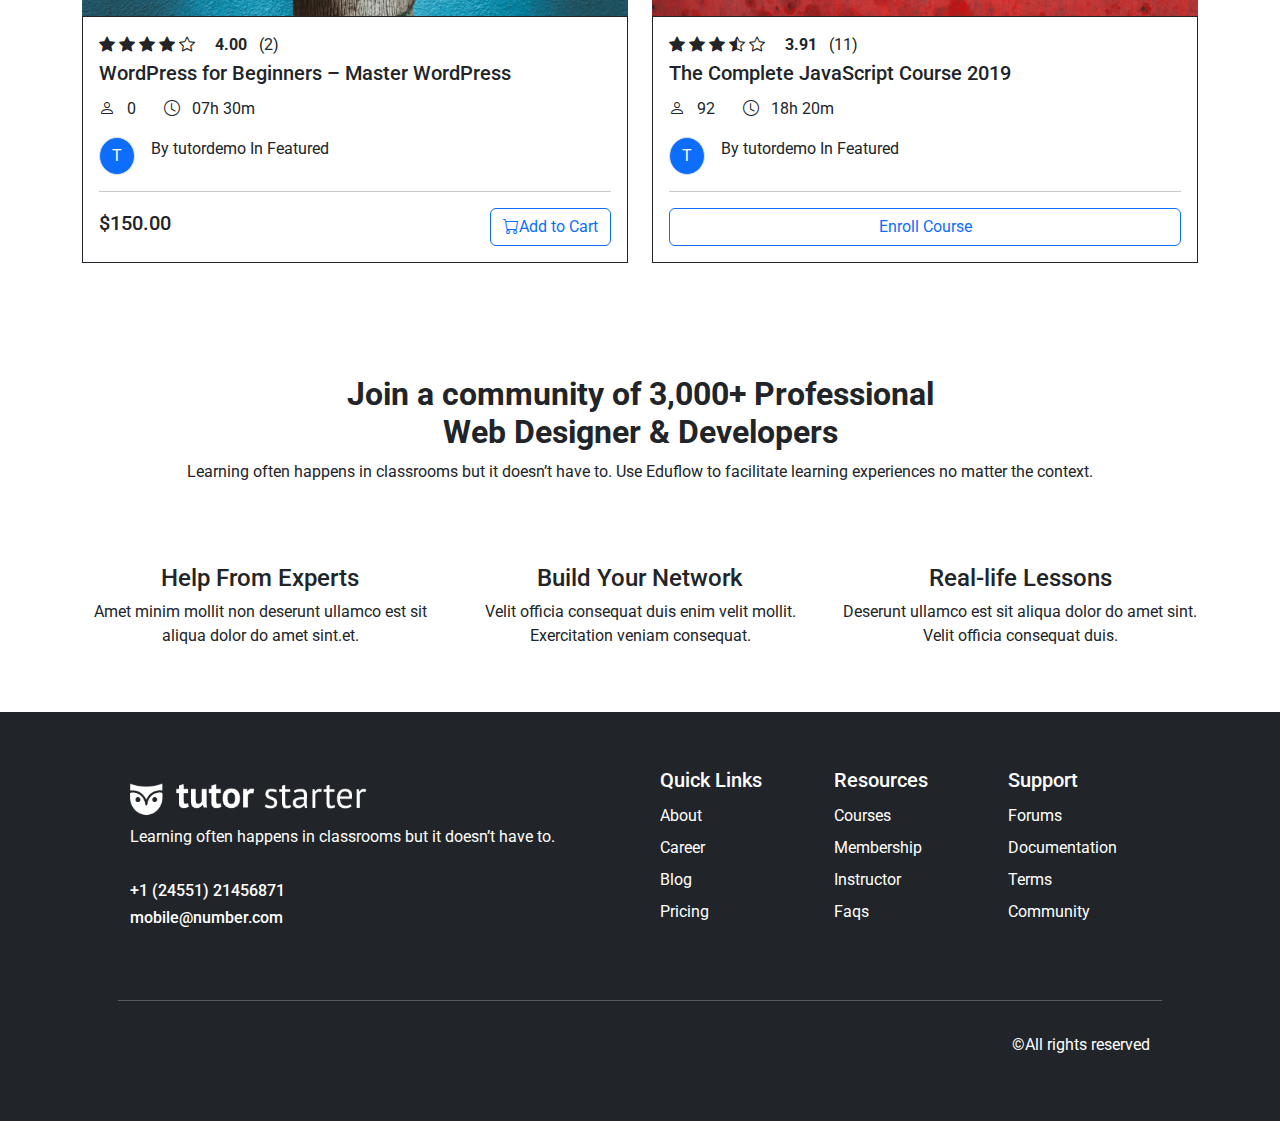
<file: course.html>
<!DOCTYPE html>
<html lang="en">
<head>
    <meta charset="UTF-8">
    <meta name="viewport" content="width=device-width, initial-scale=1.0">
    <title>Course - Instructor Demo</title>
    <link rel="stylesheet" href="index.css" />
    <link rel="stylesheet" href="	https://cdn.jsdelivr.net/npm/bootstrap@5.3.3/dist/css/bootstrap.min.css"/>
    <link rel="stylesheet" href="https://cdn.jsdelivr.net/npm/bootstrap-icons@1.11.3/font/bootstrap-icons.min.css">
</head>
<body>
    
    <!-- Header Section Start  --> 

    <div class="d-flex justify-content-around align-items-center p-4">
        <div>
          <a href="index.html"><img src="images/logo@2x.png" class="w-75" alt=""></a>
        </div>
        <div class="d-lg-none">
          <a class="btn fs-1" data-bs-toggle="offcanvas" href="#offcanvasExample">
            <i class="bi bi-list"></i>
          </a>
  
          <div class="offcanvas offcanvas-start" id="offcanvasExample">
            <div class="offcanvas-header">
              <button type="button" class="btn-close" data-bs-dismiss="offcanvas"></button>
            </div>
            <div class="offcanvas-body">
              <ul class="list-unstyled">
                <li>COURSE</li>
                <hr />
                <div class="dropdown">
                  <button type="button" class="btn dropdown-toggle" data-bs-toggle="dropdown">Pages</button>
          
                  <ul class="dropdown-menu">
                      <li><a class="dropdown-item" href="featuredcourse.html">Featured Course</a></li>
                      <li><a class="dropdown-item" href="about.html">About</a></li>
                      <li><a class="dropdown-item" href="contact.html">Contact</a></li>
                  </ul>
              </div>
                <hr />
                <li><a href="blog.html" class="text-decoration-none text-dark">BLOG</a></li>
                <hr />
              </ul>
            </div>
          </div>
        </div>
        <div class="d-none d-lg-block w-50 pt-3">
          <ul class="list-unstyled d-flex justify-content-center align-items-center">
            <a href="course.html" class="text-decoration-none text-dark" ><li>Course</li></a>
            <div class="dropdown ps-4 pe-4">
              <button type="button" class="btn dropdown-toggle" data-bs-toggle="dropdown">Pages</button>
      
              <ul class="dropdown-menu">
                  <li><a class="dropdown-item" href="featuredcourse.html">Featured Course</a></li>
                  <li><a class="dropdown-item" href="about.html">About</a></li>
                  <li><a class="dropdown-item" href="contact.html">Contact</a></li>
              </ul>
            </div>
            <a href="blog.html" class="text-decoration-none text-dark"><li>Blog</li></a>
          </ul>
        </div>
        <div>
          <button type="button" class="btn bg-primary text-white">Getting Started</button>
        </div>
      </div>

      <!-- Hero Section  -->

      <section class="text">
        <div class="container ">
            <div class="row text-center course">
                <p>MY COURSES</p>
                <h1 class="heading">Education for the <br> real world</h1>
            </div>
        </div>
      </section>

      <!-- Courses Section  -->

      <div class="container mt-5">
        <div class="row">
            <div class="col-12 col-md-6 col-lg-6">
                <figure class="figure">
                    <img src="images/course_thumb_11.jpg" alt="" class="img-fluid">
                    <figcaption class="figcaption border border-dark border-1 p-3">
                      <div>
                        <i class="bi bi-star-fill"></i>
                        <i class="bi bi-star-fill"></i>
                        <i class="bi bi-star-fill"></i>
                        <i class="bi bi-star-fill"></i>
                        <i class="bi bi-star-half"></i>
                        <span class="fw-bold ps-3 pe-2">4.50</span>
                        <span> (2) </span>
                      </div>
      
                      <div class="pt-2 pb-2">
                        <h5>Perfect Diet & Meal Plan</h5>
                      </div>
      
                      <div>
                        <i class="bi bi-person"></i>
                        <span class="ps-2 pe-4">0</span>
                        <i class="bi bi-clock"></i>
                        <span class="ps-2 pe-4">04h</span>
                      </div>
      
                      <p class="d-flex gap-3 pt-4"><button type="button" class="btn bg-primary text-white  border rounded-circle">T</button>
                      By tutordemo In Featured, Health & Fitness
                      </p>
                      <hr>
      
                      <div class="d-flex justify-content-between align-items-center">
                        <h5>$199.00</h5>
                        <button type="button" class="btn border-primary text-primary border-1"><i class="bi bi-cart"></i>Add to Cart</button>
                      </div>
                      
                    </figcaption>
                  </figure>
            </div>
            <div class="col-12 col-md-6 col-lg-6">
                <figure class="figure">
                    <img src="images/course_thumb_9.jpg" alt="" class="img-fluid">
                    <figcaption class="figcaption border border-dark border-1 p-3">
                      <div>
                        <i class="bi bi-star-fill"></i>
                        <i class="bi bi-star-fill"></i>
                        <i class="bi bi-star-fill"></i>
                        <i class="bi bi-star-fill"></i>
                        <i class="bi bi-star-fill"></i>
                        
                        <span class="fw-bold ps-3 pe-2">5.00</span>
                        <span> (2) </span>
                      </div>
      
                      <div class="pt-2 pb-1">
                        <h5>PHP Beginners – Become a PHP Master</h5>
                      </div>
      
                      <div>
                        <i class="bi bi-person"></i>
                        <span class="ps-2 pe-4">0</span>
                        <i class="bi bi-clock"></i>
                        <span class="ps-2 pe-4">22h 30m</span>
                      </div>
      
                      <p class="d-flex gap-3 pt-4"><button type="button" class="btn bg-primary text-white  border rounded-circle">T</button>
                        By tutordemo In Development, Featured
                      </p>
                      <hr>
      
                      <div class="d-flex justify-content-between align-items-center">
                        <h5>$239.00</h5>
                        <button type="button" class="btn border-primary text-primary border-1"><i class="bi bi-cart"></i>Add to Cart</button>
                      </div>
                      
                    </figcaption>
                  </figure>
            </div>
            <div class="col-12 col-md-6 col-lg-6">
                <figure class="figure">
                    <img src="images/course_thumb_8.jpg" alt="" class="img-fluid">
                    <figcaption class="figcaption border border-dark border-1 p-3">
                      <div>
                        <i class="bi bi-star-fill"></i>
                        <i class="bi bi-star-fill"></i>
                        <i class="bi bi-star-fill"></i>
                        <i class="bi bi-star-fill"></i>
                        <i class="bi bi-star"></i>
                        <span class="fw-bold ps-3 pe-2">4.00</span>
                        <span> (2) </span>
                      </div>
      
                      <div class="pt-1 pb-1">
                        <h5>WordPress for Beginners – Master WordPress</h5>
                      </div>
      
                      <div>
                        <i class="bi bi-person"></i>
                        <span class="ps-2 pe-4">0</span>
                        <i class="bi bi-clock"></i>
                        <span class="ps-2 pe-4">07h 30m</span>
                      </div>
      
                      <p class="d-flex gap-3 pt-3"><button type="button" class="btn bg-primary text-white  border rounded-circle">T</button>
                      By tutordemo In Featured
                      </p>
                      <hr>
      
                      <div class="d-flex justify-content-between align-items-center">
                        <h5>$150.00</h5>
                        <button type="button" class="btn border-primary text-primary border-1"><i class="bi bi-cart"></i>Add to Cart</button>
                      </div>
                      
                    </figcaption>
                  </figure>
            </div>
            <div class="col-12 col-md-6 col-lg-6">
                <figure class="figure">
                    <img src="images/course_thumb_7.jpg" alt="" class="img-fluid">
                    <figcaption class="figcaption border border-dark border-1 p-3">
                      <div>
                        <i class="bi bi-star-fill"></i>
                        <i class="bi bi-star-fill"></i>
                        <i class="bi bi-star-fill"></i>
                        <i class="bi bi-star-half"></i>
                        <i class="bi bi-star"></i>
                        <span class="fw-bold ps-3 pe-2">3.91</span>
                        <span> (11) </span>
                      </div>
      
                      <div class="pt-1 pb-1">
                        <h5>The Complete JavaScript Course 2019</h5>
                      </div>
      
                      <div>
                        <i class="bi bi-person"></i>
                        <span class="ps-2 pe-4">92</span>
                        <i class="bi bi-clock"></i>
                        <span class="ps-2 pe-4">18h 20m</span>
                      </div>
      
                      <p class="d-flex gap-3 pt-3"><button type="button" class="btn bg-primary text-white  border rounded-circle">T</button>
                      By tutordemo In Featured
                      </p>
                      <hr>
      
                      <div class="d-flex justify-content-between align-items-center">
                        <button type="button" class="btn border-primary text-primary border-1 w-100">Enroll Course</button>
                      </div>
                      
                    </figcaption>
                  </figure>
            </div>
        </div>
      </div>

          <!-- community section  -->

    <section class="community mb-5">
        <div class="container">
          <div class="row mt-5">
            <div class="text-center pt-5 ">
              <h2 class="fs-2 fw-bolder">Join a community of 3,000+ Professional <br> Web Designer & Developers</h2>
              <p>Learning often happens in classrooms but it doesn’t have to.
                 Use Eduflow to facilitate learning experiences no matter the context.
              </p>
            </div>
          </div>
          <div class="row mt-5">
            <div class="col-12 col-md-12 col-lg-4 text-center pt-3 ">
              <h4>Help From Experts</h4>
              <p>Amet minim mollit non deserunt ullamco est sit aliqua dolor do amet sint.et.</p>
            </div>
            <div class="col-12 col-md-12 col-lg-4 text-center pt-3">
              <h4>Build Your Network</h4>
              <p>Velit officia consequat duis enim velit mollit. Exercitation veniam consequat.</p>
            </div>
            <div class="col-12 col-md-12 col-lg-4 text-center pt-3">
              <h4>Real-life Lessons</h4>
              <p>Deserunt ullamco est sit aliqua dolor do amet sint. Velit officia consequat duis.</p>
            </div>
          </div>
        </div>
      </section>


      <!-- Footer Section  -->

      <section class="bg-dark text-white">
        <div class="container">
          <div class="row p-5">
            <div class="col-12 col-md-12 col-lg-6">
              <div class="row">
                <img src="images/tutor-white@2x.png" class="w-50 pt-2 pb-2" alt="">
                <p>Learning often happens in classrooms but it
                  doesn’t have to.</p>
              </div>
              <div class="row pt-3">
                <h6>+1 (24551) 21456871</h6>
                <h6>mobile@number.com</h6>
              </div>
            </div>
            <div class="col-12 col-md-12 col-lg-6">
              <div class="row">
                <div class="col-12 col-md-12 col-lg-4">
                  <div class="p-2">
                    <h5>Quick Links</h5>
                    <ul class="list-unstyled">
                      <li class="pt-1 pb-1">About</li>
                      <li class="pt-1 pb-1">Career</li>
                      <li class="pt-1 pb-1">Blog</li>
                      <li class="pt-1 pb-1">Pricing</li>
                    </ul>
                  </div>
                </div>
                <div class="col-12 col-md-12 col-lg-4">
                  <div class="p-2">
                    <h5>Resources</h5>
                    <ul class="list-unstyled">
                      <li class="pt-1 pb-1">Courses</li>
                      <li class="pt-1 pb-1">Membership</li>
                      <li class="pt-1 pb-1">Instructor</li>
                      <li class="pt-1 pb-1">Faqs</li>
                    </ul>
                  </div>
                </div>
                <div class="col-12 col-md-12 col-lg-4">
                  <div class="p-2">
                    <h5>Support</h5>
                    <ul class="list-unstyled">
                      <li class="pt-1 pb-1">Forums</li>
                      <li class="pt-1 pb-1">Documentation</li>
                      <li class="pt-1 pb-1">Terms</li>
                      <li class="pt-1 pb-1">Community</li>
                    </ul>
                  </div>
                </div>
              </div>
            </div>
            <hr class="mt-5 pb-3">
            <p class="text-end">&copy;All rights reserved</p>
          </div>
        </div>
      </section>
    

    <script src="	https://cdn.jsdelivr.net/npm/bootstrap@5.3.3/dist/js/bootstrap.bundle.min.js"></script>
</body>
</html>
</file>
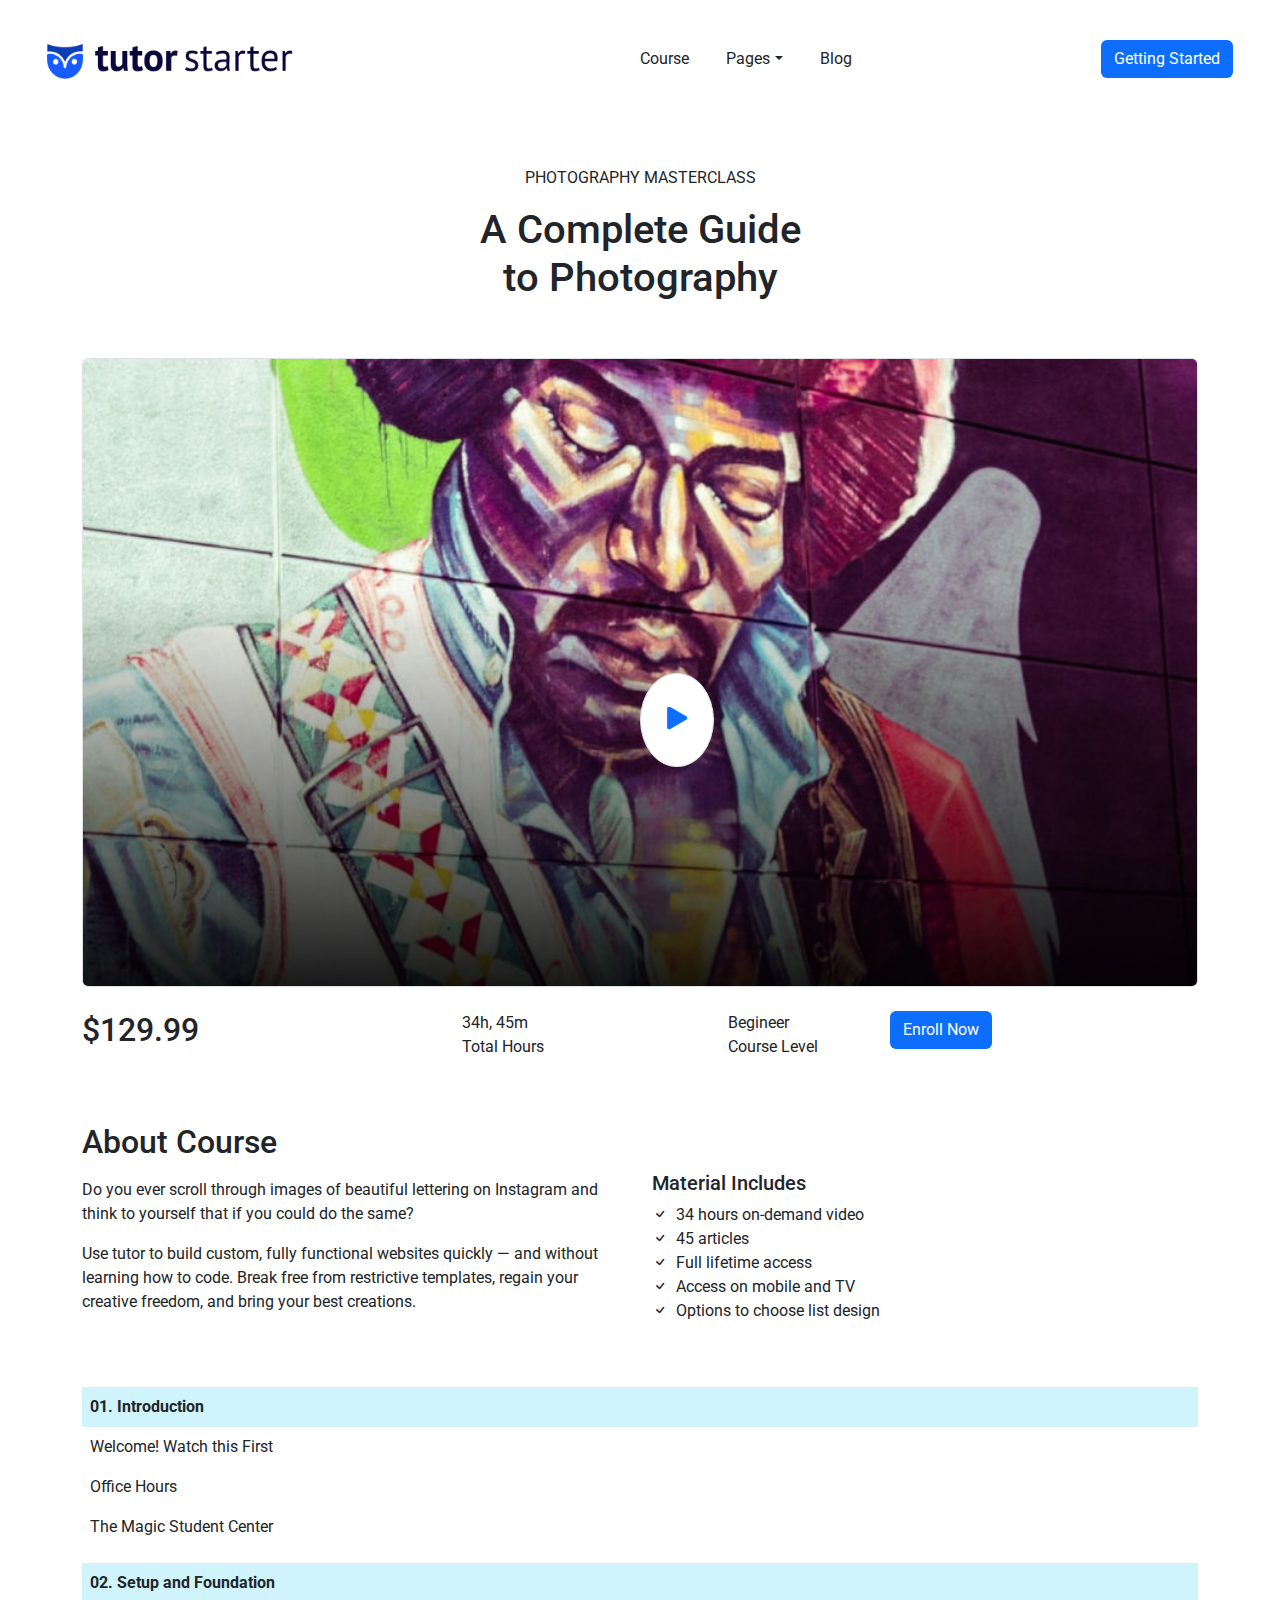
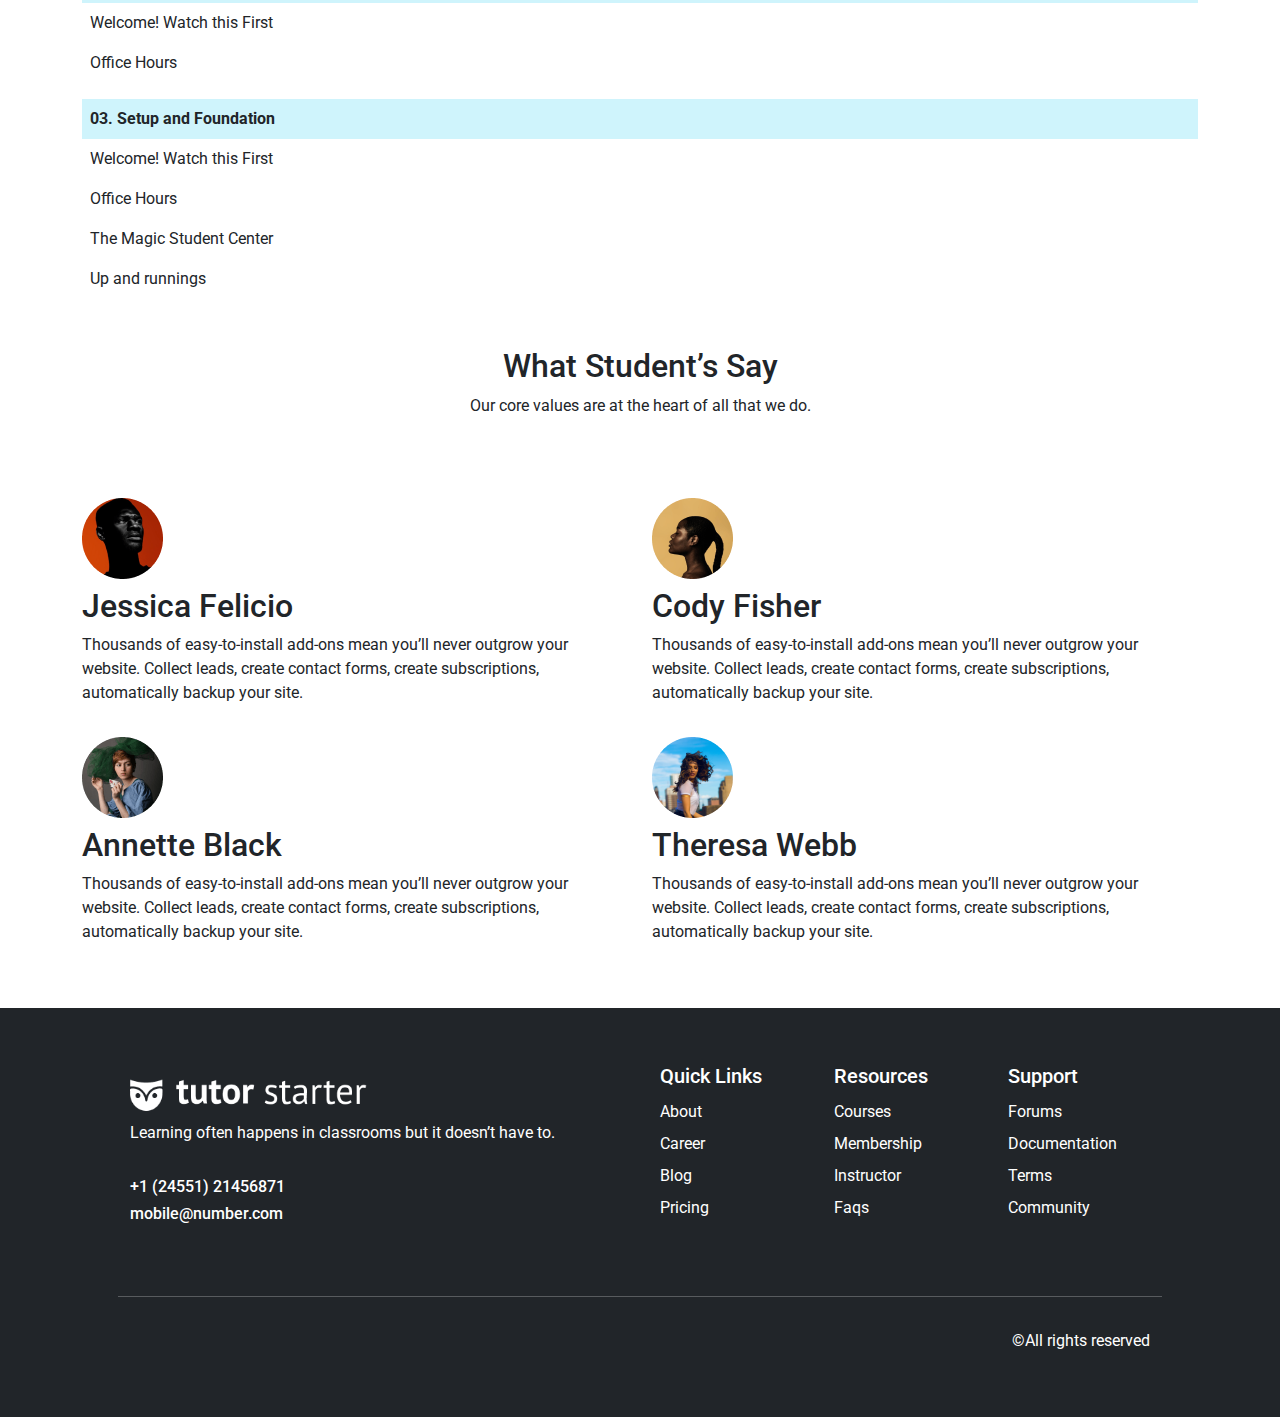
<file: featuredcourse.html>
<!DOCTYPE html>
<html lang="en">
  <head>
    <meta charset="UTF-8" />
    <meta name="viewport" content="width=device-width, initial-scale=1.0" />
    <title>Featured Course - Instructor Demo</title>
    <link rel="stylesheet" href="index.css" />
    <link
      rel="stylesheet"
      href="	https://cdn.jsdelivr.net/npm/bootstrap@5.3.3/dist/css/bootstrap.min.css"
    />
    <link
      rel="stylesheet"
      href="https://cdn.jsdelivr.net/npm/bootstrap-icons@1.11.3/font/bootstrap-icons.min.css"
    />
  </head>
  <body>
    <!-- Header Section  -->

    <div class="d-flex justify-content-around align-items-center p-4">
      <div>
        <a href="index.html"><img src="images/logo@2x.png" class="w-75" alt=""></a>
      </div>
      <div class="d-lg-none">
        <a class="btn fs-1" data-bs-toggle="offcanvas" href="#offcanvasExample">
          <i class="bi bi-list"></i>
        </a>

        <div class="offcanvas offcanvas-start" id="offcanvasExample">
          <div class="offcanvas-header">
            <button type="button" class="btn-close" data-bs-dismiss="offcanvas"></button>
          </div>
          <div class="offcanvas-body">
            <ul class="list-unstyled">
              <li><a href="course.html" class="text-decoration-none text-dark">COURSE</a></li>
              <hr />
              <div class="dropdown">
                <button type="button" class="btn dropdown-toggle" data-bs-toggle="dropdown">Pages</button>
        
                <ul class="dropdown-menu">
                    <li><a class="dropdown-item" href="featuredcourse.html">Featured Course</a></li>
                    <li><a class="dropdown-item" href="about.html">About</a></li>
                    <li><a class="dropdown-item" href="contact.html">Contact</a></li>
                </ul>
            </div>
              <hr />
              <li><a href="blog.html" class="text-decoration-none text-dark" >BLOG</a></li>
              <hr />
            </ul>
          </div>
        </div>
      </div>
      <div class="d-none d-lg-block w-50 pt-3">
        <ul class="list-unstyled d-flex justify-content-center align-items-center">
          <a href="course.html" class="text-decoration-none text-dark" ><li>Course</li></a>
          <div class="dropdown ps-4 pe-4">
            <button type="button" class="btn dropdown-toggle" data-bs-toggle="dropdown">Pages</button>
    
            <ul class="dropdown-menu">
                <li><a class="dropdown-item" href="featuredcourse.html">Featured Course</a></li>
                <li><a class="dropdown-item" href="about.html">About</a></li>
                <li><a class="dropdown-item" href="contact.html">Contact</a></li>
            </ul>
          </div>
          <a href="blog.html" class="text-decoration-none text-dark"><li>Blog</li></a>
        </ul>
      </div>
      <div>
        <button type="button" class="btn bg-primary text-white">Getting Started</button>
      </div>
    </div>

    <!-- Hero Section  -->

    <section>
      <div class="container">
        <div class="row text-center pt-5 pb-5">
          <p>PHOTOGRAPHY MASTERCLASS</p>
          <h2 class="text-bolder fs-1">
            A Complete Guide <br />
            to Photography
          </h2>
        </div>
      </div>
    </section>

    <!-- Video Section  -->

    <div class="container">
      <div class="row">
        <div class="col-12">
          <div class="position-relative">
            <img
              src="images/instructor-feat-video.jpeg"
              class="img-fluid w-100 border rounded"
              alt=""
            />
            <a
              href=""
              class="position-absolute top-50 start-50 fs-1 border rounded-circle p-3 bg-white"
              ><i class="bi bi-play-fill"></i
            ></a>
          </div>
        </div>
      </div>
    </div>

    <!-- Price Section  -->

    <section>
      <div class="container">
        <div class="row pt-4">
          <div class="col-12 col-md-12 col-lg-4">
            <div>
              <h2>$129.99</h2>
            </div>
          </div>
          <div class="col-12 col-md-12 col-lg-4">
            <div class="d-flex justify-content-between align-items-center">
              <div>
                <p class="p-0 m-0">34h, 45m</p>
                <p>Total Hours</p>
              </div>
              <div>
                <p class="p-0 m-0">Begineer</p>
                <p>Course Level</p>
              </div>
            </div>
          </div>
          <div class="col-12 col-md-12 col-lg-4">
            <button type="button" class="btn bg-primary text-white ms-lg-5">
              Enroll Now
            </button>
          </div>
        </div>
      </div>
    </section>

    <!-- About Course Section  -->

    <section>
      <div class="container mt-5">
        <div class="row">
          <div class="col-12 col-md-12 col-lg-6">
            <div>
              <h2 class="pb-2">About Course</h2>
              <p>
                Do you ever scroll through images of beautiful lettering on
                Instagram and think to yourself that if you could do the same?
              </p>
              <p>
                Use tutor to build custom, fully functional websites quickly —
                and without learning how to code. Break free from restrictive
                templates, regain your creative freedom, and bring your best
                creations.
              </p>
            </div>
          </div>
          <div class="col-12 col-md-12 col-lg-6">
            <div class="pt-5">
              <h5>Material Includes</h5>
              <ul class="list-unstyled">
                <li>
                  <i class="bi bi-check pe-2"></i>34 hours on-demand video
                </li>
                <li><i class="bi bi-check pe-2"></i>45 articles</li>
                <li><i class="bi bi-check pe-2"></i>Full lifetime access</li>
                <li><i class="bi bi-check pe-2"></i>Access on mobile and TV</li>
                <li>
                  <i class="bi bi-check pe-2"></i>Options to choose list design
                </li>
              </ul>
            </div>
          </div>
        </div>
      </div>
    </section>

    <!-- Course Curriculum -->

    <div class="container mt-5">
      <div class="row">
        <div class="col-12">
          <div>
            <table class="w-100">
              <th class="bg-info-subtle p-2">01. Introduction</th>
              <tr>
                <td class="p-2 bg-tertiary-subtle">
                  Welcome! Watch this First
                </td>
              </tr>
              <tr>
                <td class="p-2 bg-tertiary-subtle">Office Hours</td>
              </tr>
              <tr>
                <td class="p-2 bg-tertiary-subtle">The Magic Student Center</td>
              </tr>
            </table>
          </div>
        </div>
        <div class="col-12 pt-3">
          <div>
            <table class="w-100">
              <th class="bg-info-subtle p-2">02. Setup and Foundation</th>
              <tr>
                <td class="p-2 bg-tertiary-subtle">
                  Welcome! Watch this First
                </td>
              </tr>
              <tr>
                <td class="p-2 bg-tertiary-subtle">Office Hours</td>
              </tr>
            </table>
          </div>
        </div>
        <div class="col-12 pt-3">
          <div>
            <table class="w-100">
              <th class="bg-info-subtle p-2">03. Setup and Foundation</th>
              <tr>
                <td class="p-2 bg-tertiary-subtle">
                  Welcome! Watch this First
                </td>
              </tr>
              <tr>
                <td class="p-2 bg-tertiary-subtle">Office Hours</td>
              </tr>
              <tr>
                <td class="p-2 bg-tertiary-subtle">The Magic Student Center</td>
              </tr>
              <tr>
                <td class="p-2 bg-tertiary-subtle">Up and runnings</td>
              </tr>
            </table>
          </div>
        </div>
      </div>
    </div>


    <!-- Student Says Section  -->

    <div class="container mt-5 mb-5">
      <div class="row text-center mb-5">
        <h2>What Student’s Say</h2>
        <p>Our core values are at the heart of all that we do.</p>
      </div>

      <div class="row">
        <div class="col-12  col-md-12 col-lg-6 pt-3">
          <img src="images/instructor-author-2.png" class="img-fluid" alt="">
          <h2 class="pt-2">Jessica Felicio</h2>
          <p>Thousands of easy‑to‑install add‑ons mean you’ll never outgrow your website.
             Collect leads, create contact forms, create subscriptions, automatically backup your site.
          </p>
        </div>
        <div class="col-12  col-md-12 col-lg-6 pt-3">
          <img src="images/instructor-author-1.png" class="img-fluid" alt="">
          <h2 class="pt-2">Cody Fisher</h2>
          <p>Thousands of easy‑to‑install add‑ons mean you’ll never outgrow your website.
             Collect leads, create contact forms, create subscriptions, automatically backup your site.
          </p>
        </div>
        <div class="col-12  col-md-12 col-lg-6 pt-3">
          <img src="images/instructor-author-3.png" class="img-fluid" alt="">
          <h2 class="pt-2">Annette Black</h2>
          <p>Thousands of easy‑to‑install add‑ons mean you’ll never outgrow your website.
             Collect leads, create contact forms, create subscriptions, automatically backup your site.
          </p>
        </div>
        <div class="col-12  col-md-12 col-lg-6 pt-3">
          <img src="images/instructor-author-4.png" class="img-fluid" alt="">
          <h2 class="pt-2">Theresa Webb</h2>
          <p>Thousands of easy‑to‑install add‑ons mean you’ll never outgrow your website.
             Collect leads, create contact forms, create subscriptions, automatically backup your site.
          </p>
        </div>
      </div>
    </div>

    <!-- Footer Section  -->

    <section class="bg-dark text-white">
      <div class="container">
        <div class="row p-5">
          <div class="col-12 col-md-12 col-lg-6">
            <div class="row">
              <img src="images/tutor-white@2x.png" class="w-50 pt-2 pb-2" alt="">
              <p>Learning often happens in classrooms but it
                doesn’t have to.</p>
            </div>
            <div class="row pt-3">
              <h6>+1 (24551) 21456871</h6>
              <h6>mobile@number.com</h6>
            </div>
          </div>
          <div class="col-12 col-md-12 col-lg-6">
            <div class="row">
              <div class="col-12 col-md-12 col-lg-4">
                <div class="p-2">
                  <h5>Quick Links</h5>
                  <ul class="list-unstyled">
                    <li class="pt-1 pb-1">About</li>
                    <li class="pt-1 pb-1">Career</li>
                    <li class="pt-1 pb-1">Blog</li>
                    <li class="pt-1 pb-1">Pricing</li>
                  </ul>
                </div>
              </div>
              <div class="col-12 col-md-12 col-lg-4">
                <div class="p-2">
                  <h5>Resources</h5>
                  <ul class="list-unstyled">
                    <li class="pt-1 pb-1">Courses</li>
                    <li class="pt-1 pb-1">Membership</li>
                    <li class="pt-1 pb-1">Instructor</li>
                    <li class="pt-1 pb-1">Faqs</li>
                  </ul>
                </div>
              </div>
              <div class="col-12 col-md-12 col-lg-4">
                <div class="p-2">
                  <h5>Support</h5>
                  <ul class="list-unstyled">
                    <li class="pt-1 pb-1">Forums</li>
                    <li class="pt-1 pb-1">Documentation</li>
                    <li class="pt-1 pb-1">Terms</li>
                    <li class="pt-1 pb-1">Community</li>
                  </ul>
                </div>
              </div>
            </div>
          </div>
          <hr class="mt-5 pb-3">
          <p class="text-end">&copy;All rights reserved</p>
        </div>
      </div>
    </section>
  
    <script src="	https://cdn.jsdelivr.net/npm/bootstrap@5.3.3/dist/js/bootstrap.bundle.min.js"></script>
  </body>
</html>
</file>
<file: index.css>
@import url('https://fonts.googleapis.com/css2?family=Roboto:ital,wght@0,100;0,300;0,400;0,500;0,700;0,900;1,100;1,300;1,400;1,500;1,700;1,900&display=swap');

*{
    padding: 0;
    margin: 0;
    font-family: "Roboto", sans-serif;
}

.input-field{
    border: 1px solid black;
    border-radius: 20px;
}

/* course page css/ */

.text{
    height: 500px;
    position: relative;
}

.course{
    padding-top: 150px;
}

.heading{
    font-size: 60px;
    font-family: "Roboto", sans-serif;
    font-weight: 700;
    font-style: normal;
}



/* About page css  */

.about-text{
    font-size: 50px;
    font-weight: 700;
    font-family: "Roboto", sans-serif;
}

@media(min-width:992px){
    .hero-div{
        position:absolute;
        top : 170px;
    }
}
</file>
